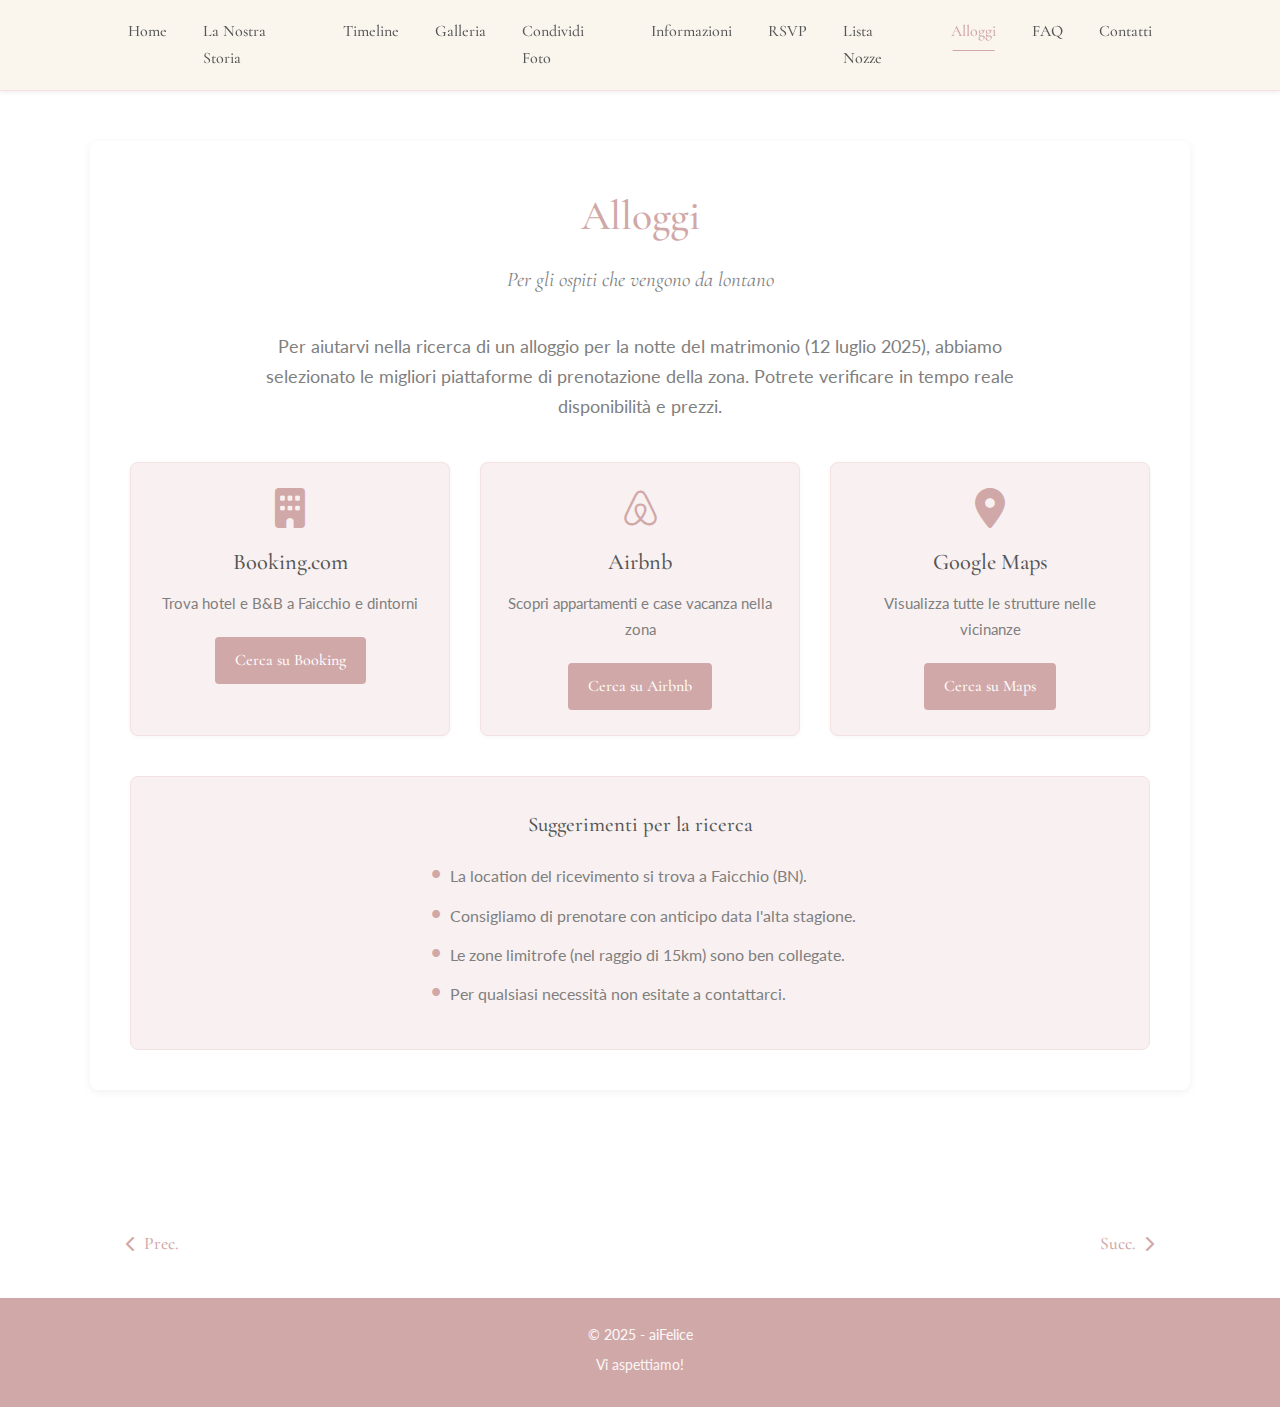
<file: alloggi.html>
<!DOCTYPE html>
<html lang="it">
<head>
    <meta charset="UTF-8">
    <meta name="viewport" content="width=device-width, initial-scale=1.0">
    <title>Alloggi - Felice & Federica</title>
    <!-- Copia tutti i link head da index.html -->
    <link rel="apple-touch-icon" sizes="180x180" href="https://github.com/iFelice/wedding-website/blob/main/images/logosposigrey.png?raw=true">
    <link rel="icon" type="image/png" sizes="32x32" href="https://github.com/iFelice/wedding-website/blob/main/images/logosposigrey.png?raw=true">
    <link rel="icon" type="image/png" sizes="16x16" href="https://github.com/iFelice/wedding-website/blob/main/images/logosposigrey.png?raw=true">
    <link rel="shortcut icon" href="https://github.com/iFelice/wedding-website/blob/main/images/logosposigrey.png?raw=true">
    <link rel="preconnect" href="https://fonts.googleapis.com">
    <link rel="preconnect" href="https://fonts.gstatic.com" crossorigin>
    <link href="https://fonts.googleapis.com/css2?family=Cormorant+Garamond:ital,wght@0,300;0,400;0,500;0,600;0,700;1,400&family=Lato:wght@300;400;700&display=swap" rel="stylesheet">
    <link rel="stylesheet" href="style.css">
    <link rel="stylesheet" href="https://cdnjs.cloudflare.com/ajax/libs/font-awesome/6.0.0-beta3/css/all.min.css">
</head>
<body class="page-interna page-alloggi">
    <header id="header">
        <div class="container header-container">
            <div class="menu-toggle" aria-label="Apri menu" aria-expanded="false"> <i class="fas fa-bars"></i> </div>
             <nav>
                 <ul>
                     <li><a href="index.html">Home</a></li>
                     <li><a href="storia.html">La Nostra Storia</a></li>
                     <li><a href="timeline.html">Timeline</a></li>
                     <li><a href="galleria.html">Galleria</a></li>
                     <li><a href="condividi.html">Condividi Foto</a></li>
                     <li><a href="informazioni.html">Informazioni</a></li>
                     <li><a href="rsvp.html">RSVP</a></li>
                     <li><a href="lista-nozze.html">Lista Nozze</a></li>
                     <li><a href="alloggi.html" class="active">Alloggi</a></li>
                     <li><a href="faq.html">FAQ</a></li>
                     <li><a href="contatti.html">Contatti</a></li>
                 </ul>
            </nav>
        </div>
    </header>
    <main class="content-section"> <!-- Rimosso ID alloggi se non serve più per CSS specifico -->
        <div class="container page-container">
             <h1 class="page-title">Alloggi</h1>
            <p class="page-subtitle">Per gli ospiti che vengono da lontano</p>

            <!-- Contenuto della sezione #alloggi dall'HTML originale -->
            <div class="accommodation-intro"> <p>Per aiutarvi nella ricerca di un alloggio per la notte del matrimonio (12 luglio 2025), abbiamo selezionato le migliori piattaforme di prenotazione della zona. Potrete verificare in tempo reale disponibilità e prezzi.</p> </div>
            <div class="booking-options">
                <div class="booking-card card-style"> <!-- Aggiunta card-style -->
                    <i class="fas fa-building"></i> <h4>Booking.com</h4> <p>Trova hotel e B&B a Faicchio e dintorni</p>
                    <a href="https://www.booking.com/searchresults.it.html?ss=Faicchio&checkin=2025-07-12&checkout=2025-07-13&group_adults=2&no_rooms=1" class="btn" target="_blank" rel="noopener noreferrer">Cerca su Booking</a>
                </div>
                <div class="booking-card card-style"> <!-- Aggiunta card-style -->
                    <i class="fab fa-airbnb"></i> <h4>Airbnb</h4> <p>Scopri appartamenti e case vacanza nella zona</p>
                    <a href="https://www.airbnb.it/s/Faicchio/homes?checkin=2025-07-12&checkout=2025-07-13&adults=2" class="btn" target="_blank" rel="noopener noreferrer">Cerca su Airbnb</a>
                </div>
                <div class="booking-card card-style"> <!-- Aggiunta card-style -->
                    <i class="fas fa-map-marker-alt"></i> <h4>Google Maps</h4> <p>Visualizza tutte le strutture nelle vicinanze</p>
                    <a href="https://www.google.com/maps/search/hotel+near+Faicchio+Benevento" class="btn" target="_blank" rel="noopener noreferrer">Cerca su Maps</a>
                </div>
            </div>
            <div class="accommodation-tips">
                <h4>Suggerimenti per la ricerca</h4>
                <ul>
                    <li>La location del ricevimento si trova a Faicchio (BN).</li>
                    <li>Consigliamo di prenotare con anticipo data l'alta stagione.</li>
                    <li>Le zone limitrofe (nel raggio di 15km) sono ben collegate.</li>
                    <li>Per qualsiasi necessità non esitate a contattarci.</li>
                </ul>
            </div>
             <!-- Rimosso il ring divider, non serve più come separatore di sezione -->
            <!-- Fine contenuto #alloggi -->
             <a href="#" class="back-to-top" id="backToTop" aria-hidden="true"><i class="fas fa-arrow-up"></i></a>
        </div>
    </main>
	<nav class="page-navigation" aria-label="Navigazione pagine">
	    <div class="container nav-arrow-container">
	        <a href="lista-nozze.html" class="nav-arrow prev" aria-label="Pagina precedente"> <!-- Corretto: Solo nome file -->
	            <i class="fas fa-chevron-left"></i>
	            <span>Prec.</span>
	        </a>
	        <a href="faq.html" class="nav-arrow next" aria-label="Pagina successiva"> <!-- Corretto: Solo nome file -->
	            <span>Succ.</span>
	            <i class="fas fa-chevron-right"></i>
	        </a>
	    </div>
	</nav>
     <footer>
        <div class="container"> <p>© 2025 - aiFelice</p> <p>Vi aspettiamo!</p> </div>
    </footer>
    <script src="script.js"></script>
</body>
</html>
</file>
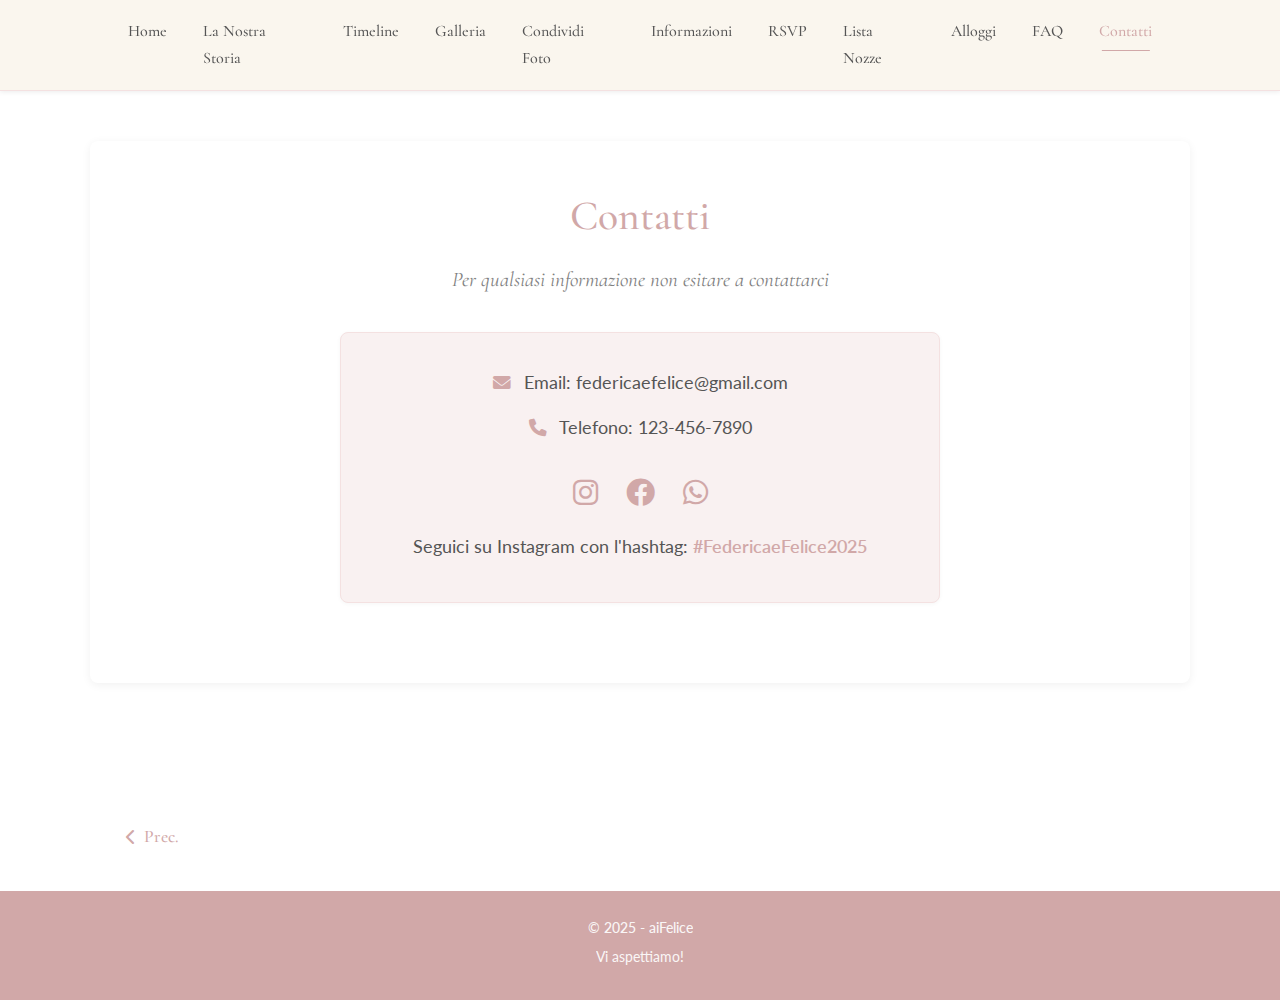
<file: contatti.html>
<!DOCTYPE html>
<html lang="it">
<head>
    <meta charset="UTF-8">
    <meta name="viewport" content="width=device-width, initial-scale=1.0">
    <title>Contatti - Felice & Federica</title>
    <!-- Copia tutti i link head da index.html -->
    <link rel="apple-touch-icon" sizes="180x180" href="https://github.com/iFelice/wedding-website/blob/main/images/logosposigrey.png?raw=true">
    <link rel="icon" type="image/png" sizes="32x32" href="https://github.com/iFelice/wedding-website/blob/main/images/logosposigrey.png?raw=true">
    <link rel="icon" type="image/png" sizes="16x16" href="https://github.com/iFelice/wedding-website/blob/main/images/logosposigrey.png?raw=true">
    <link rel="shortcut icon" href="https://github.com/iFelice/wedding-website/blob/main/images/logosposigrey.png?raw=true">
    <link rel="preconnect" href="https://fonts.googleapis.com">
    <link rel="preconnect" href="https://fonts.gstatic.com" crossorigin>
    <link href="https://fonts.googleapis.com/css2?family=Cormorant+Garamond:ital,wght@0,300;0,400;0,500;0,600;0,700;1,400&family=Lato:wght@300;400;700&display=swap" rel="stylesheet">
    <link rel="stylesheet" href="style.css">
    <link rel="stylesheet" href="https://cdnjs.cloudflare.com/ajax/libs/font-awesome/6.0.0-beta3/css/all.min.css">
</head>
<body class="page-interna page-contatti">
     <header id="header">
        <div class="container header-container">
            <div class="menu-toggle" aria-label="Apri menu" aria-expanded="false"> <i class="fas fa-bars"></i> </div>
             <nav>
                 <ul>
                     <li><a href="index.html">Home</a></li>
                     <li><a href="storia.html">La Nostra Storia</a></li>
                     <li><a href="timeline.html">Timeline</a></li>
                     <li><a href="galleria.html">Galleria</a></li>
                     <li><a href="condividi.html">Condividi Foto</a></li>
                     <li><a href="informazioni.html">Informazioni</a></li>
                     <li><a href="rsvp.html">RSVP</a></li>
                     <li><a href="lista-nozze.html">Lista Nozze</a></li>
                     <li><a href="alloggi.html">Alloggi</a></li>
                     <li><a href="faq.html">FAQ</a></li>
                     <li><a href="contatti.html" class="active">Contatti</a></li>
                 </ul>
            </nav>
        </div>
    </header>
     <main class="content-section" id="contatti"> <!-- Aggiunto ID per CSS -->
        <div class="container page-container">
             <h1 class="page-title">Contatti</h1>
            <p class="page-subtitle">Per qualsiasi informazione non esitare a contattarci</p>

            <!-- Contenuto della sezione #contatti dall'HTML originale -->
             <!-- Rimosso ring divider -->
            <div class="contact-card card-style"> <!-- Aggiunta classe card-style -->
                <p><i class="fas fa-envelope" style="margin-right: 8px; color: var(--dusty-rose);"></i> Email: federicaefelice@gmail.com</p> <!-- Icona opzionale -->
                <p><i class="fas fa-phone" style="margin-right: 8px; color: var(--dusty-rose);"></i> Telefono: 123-456-7890</p> <!-- CAMBIA NUMERO -->
                <div class="social-icons">
                     <a href="#" aria-label="Instagram"><i class="fab fa-instagram"></i></a>
                     <a href="#" aria-label="Facebook"><i class="fab fa-facebook"></i></a>
                     <a href="#" aria-label="Whatsapp"><i class="fab fa-whatsapp"></i></a>
                </div>
                <p>Seguici su Instagram con l'hashtag: <strong>#FedericaeFelice2025</strong></p>
            </div>
             <!-- Fine contenuto #contatti -->
             <a href="#" class="back-to-top" id="backToTop" aria-hidden="true"><i class="fas fa-arrow-up"></i></a>
        </div>
    </main>
	<nav class="page-navigation" aria-label="Navigazione pagine">
	    <div class="container nav-arrow-container">
	        <a href="faq.html" class="nav-arrow prev" aria-label="Pagina precedente"> <!-- Corretto: Usa # per la freccia non attiva -->
	            <i class="fas fa-chevron-left"></i>
	            <span>Prec.</span>
	        </a>
	        <a href="#" class="nav-arrow next" aria-label="Pagina successiva"> <!-- Corretto: Solo nome file -->
	            <span>Succ.</span>
	            <i class="fas fa-chevron-right"></i>
	        </a>
	    </div>
	</nav>
     <footer>
        <div class="container"> <p>© 2025 - aiFelice</p> <p>Vi aspettiamo!</p> </div>
    </footer>
    <script src="script.js"></script>
</body>
</html>
</file>
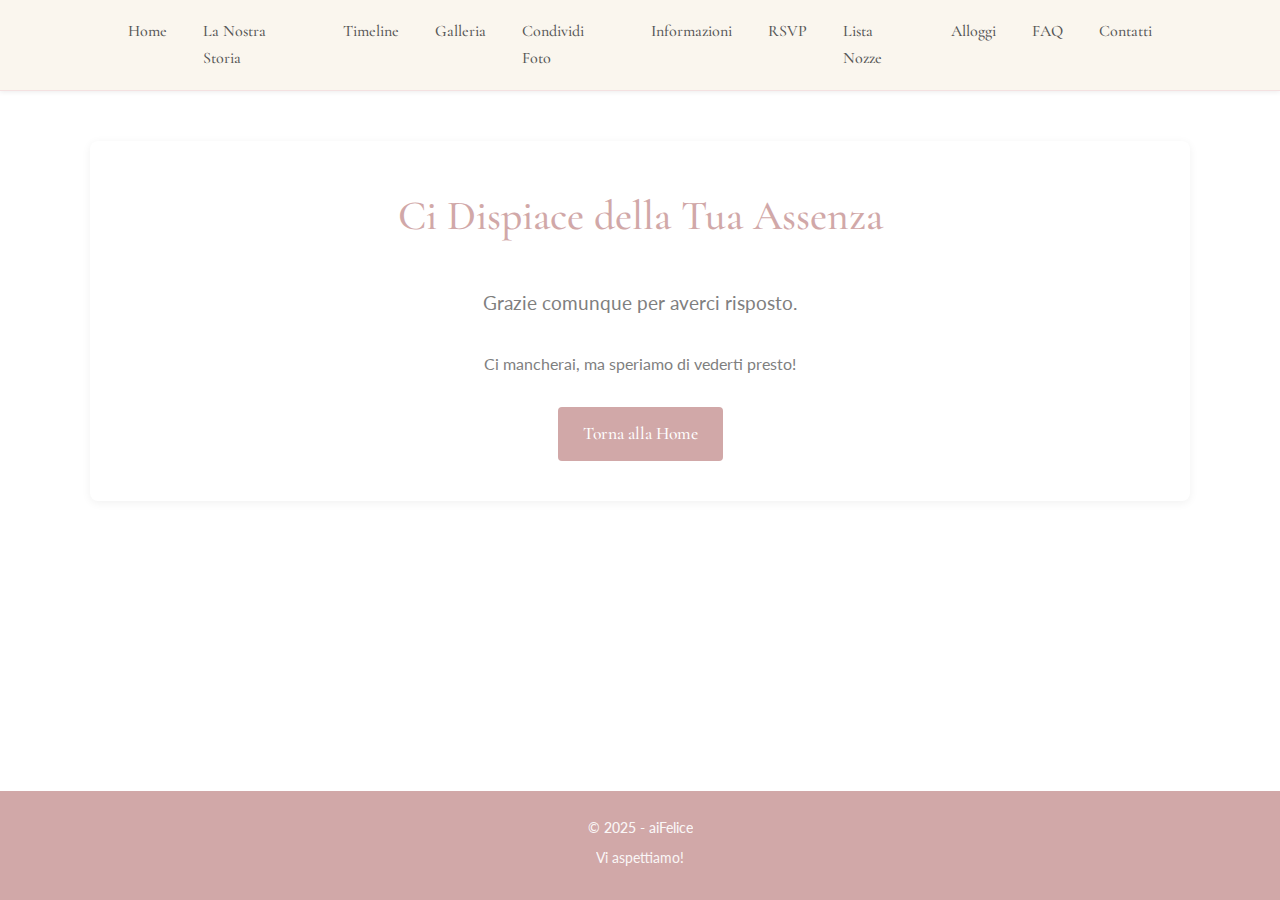
<file: dispiaciuti.html>
<!DOCTYPE html>
<html lang="it">
<head>
    <meta charset="UTF-8">
    <meta name="viewport" content="width=device-width, initial-scale=1.0">
    <title>Ci Dispiace! - Felice & Federica</title>
    <!-- Copia tutti i link head da index.html -->
    <link rel="apple-touch-icon" sizes="180x180" href="https://github.com/iFelice/wedding-website/blob/main/images/logosposigrey.png?raw=true">
    <link rel="icon" type="image/png" sizes="32x32" href="https://github.com/iFelice/wedding-website/blob/main/images/logosposigrey.png?raw=true">
    <link rel="icon" type="image/png" sizes="16x16" href="https://github.com/iFelice/wedding-website/blob/main/images/logosposigrey.png?raw=true">
    <link rel="shortcut icon" href="https://github.com/iFelice/wedding-website/blob/main/images/logosposigrey.png?raw=true">
    <link rel="preconnect" href="https://fonts.googleapis.com">
    <link rel="preconnect" href="https://fonts.gstatic.com" crossorigin>
    <link href="https://fonts.googleapis.com/css2?family=Cormorant+Garamond:ital,wght@0,300;0,400;0,500;0,600;0,700;1,400&family=Lato:wght@300;400;700&display=swap" rel="stylesheet">
    <link rel="stylesheet" href="style.css">
    <link rel="stylesheet" href="https://cdnjs.cloudflare.com/ajax/libs/font-awesome/6.0.0-beta3/css/all.min.css">
</head>
<body class="page-interna">
     <header id="header">
        <!-- Copia l'header completo da index.html, NON mettere 'active' su RSVP -->
        <div class="container header-container">
             <div class="menu-toggle" aria-label="Apri menu" aria-expanded="false"> <i class="fas fa-bars"></i> </div>
             <nav>
                 <ul>
                     <li><a href="index.html">Home</a></li>
                     <li><a href="storia.html">La Nostra Storia</a></li>
                     <li><a href="timeline.html">Timeline</a></li>
                     <li><a href="galleria.html">Galleria</a></li>
                     <li><a href="condividi.html">Condividi Foto</a></li>
                     <li><a href="informazioni.html">Informazioni</a></li>
                     <li><a href="rsvp.html">RSVP</a></li>
                     <li><a href="lista-nozze.html">Lista Nozze</a></li>
                     <li><a href="alloggi.html">Alloggi</a></li>
                     <li><a href="faq.html">FAQ</a></li>
                     <li><a href="contatti.html">Contatti</a></li>
                 </ul>
             </nav>
        </div>
    </header>
    <main class="content-section">
        <div class="container page-container" style="text-align: center;">
            <h1 class="page-title">Ci Dispiace della Tua Assenza</h1>
            <p style="font-size: 1.2rem; margin-bottom: 30px;">Grazie comunque per averci risposto.</p>
            <p>Ci mancherai, ma speriamo di vederti presto!</p>
            <a href="index.html" class="btn" style="margin-top: 30px;">Torna alla Home</a>
             <!-- Aggiungi qui l'overlay di caricamento se necessario -->
             <div id="loading-overlay" style="display: none;"> <div class="spinner"></div> <p>Attendere...</p> </div>
             <!-- Aggiungi qui il modal della galleria se necessario -->
             <div id="galleryModal" class="modal"> <span class="modal-close">×</span> <span class="modal-nav modal-prev"><i class="fas fa-chevron-left"></i></span> <img class="modal-content" id="modalImg"> <span class="modal-nav modal-next"><i class="fas fa-chevron-right"></i></span> </div>
             <!-- Aggiungi qui il bottone back-to-top se lo usi -->
             <a href="#" class="back-to-top" id="backToTop" aria-hidden="true"><i class="fas fa-arrow-up"></i></a>
        </div>
    </main>
     <footer>
        <!-- Copia il footer da index.html -->
        <div class="container"> <p>© 2025 - aiFelice</p> <p>Vi aspettiamo!</p> </div>
    </footer>
    <script src="script.js"></script>
</body>
</html>
</file>
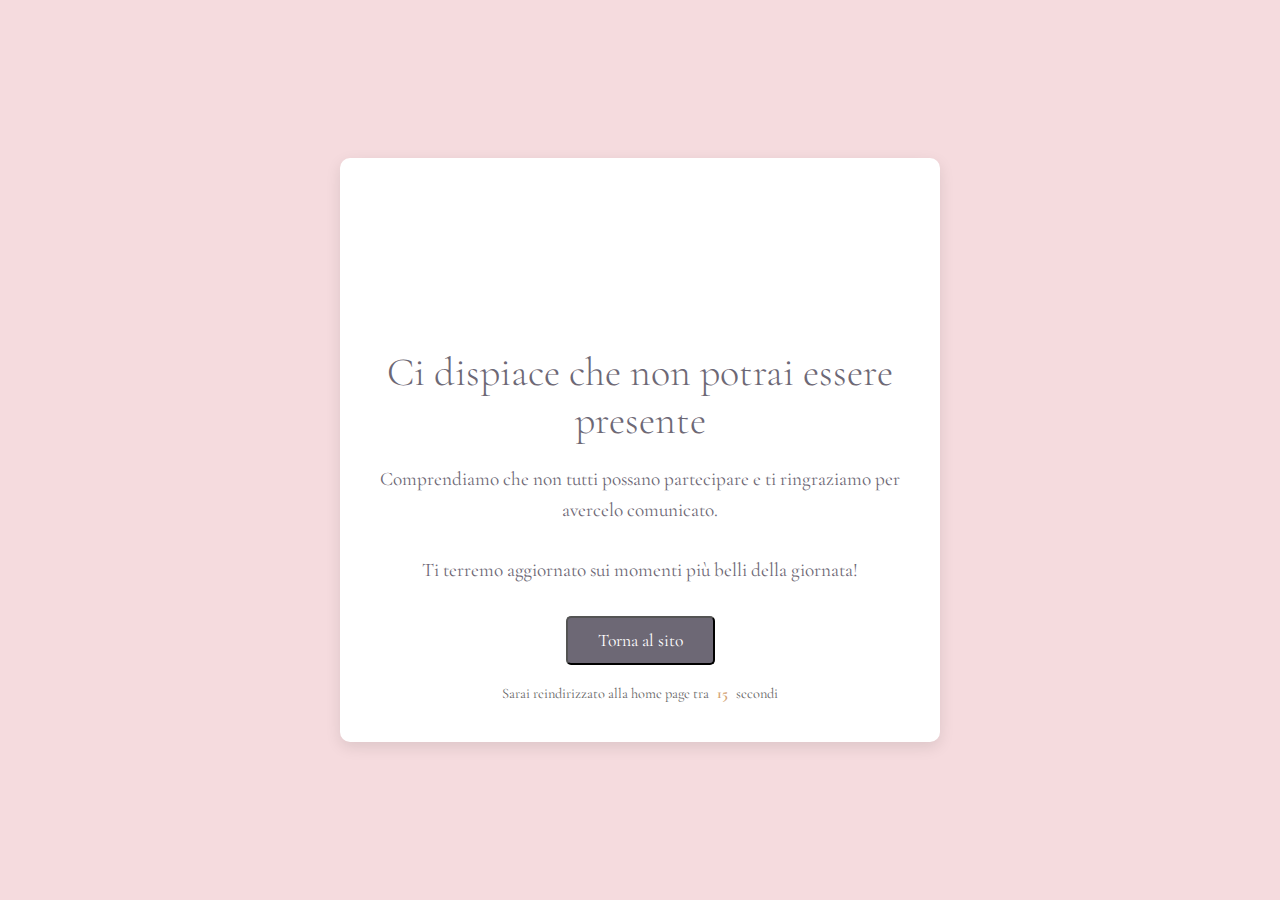
<file: dispiaciutiX.html>
<!DOCTYPE html>
<html lang="it">
<head>
    <meta charset="UTF-8">
    <meta name="viewport" content="width=device-width, initial-scale=1.0">
    <title>Ci dispiace - Felice & Federica</title>
    <link href="https://fonts.googleapis.com/css2?family=Cormorant+Garamond:wght@300;400;500;600&display=swap" rel="stylesheet">
    <style>
        :root {
            --primary-color: #F5DBDE;
            --secondary-color: #d8e2dc;
            --accent-color: #ffb5a7;
            --text-color: #6d6875;
            --light-color: #ffffff;
        }

        * {
            margin: 0;
            padding: 0;
            box-sizing: border-box;
            font-family: 'Cormorant Garamond', serif;
        }

        body {
            min-height: 100vh;
            display: flex;
            justify-content: center;
            align-items: center;
            background-color: var(--primary-color);
            padding: 20px;
        }

        .thank-you-container {
            text-align: center;
            background-color: var(--light-color);
            padding: 40px;
            border-radius: 10px;
            box-shadow: 0 5px 15px rgba(0, 0, 0, 0.1);
            max-width: 600px;
            width: 90%;
        }

        .logo {
            width: 120px;
            height: 120px;
            background-image: url('https://github.com/iFelice/wedding-website/blob/main/images/logosposigrey.png?raw=true');
            background-size: contain;
            background-repeat: no-repeat;
            background-position: center;
            margin: 0 auto 30px;
        }

        h1 {
            color: var(--text-color);
            font-size: 2.5rem;
            margin-bottom: 20px;
            font-weight: 300;
        }

        p {
            color: var(--text-color);
            font-size: 1.2rem;
            margin-bottom: 30px;
            line-height: 1.6;
        }

        .btn {
            display: inline-block;
            padding: 12px 30px;
            background-color: var(--text-color);
            color: var(--light-color);
            text-decoration: none;
            border-radius: 5px;
            font-size: 1.1rem;
            transition: background-color 0.3s;
        }

        .btn:hover {
            background-color: #565360;
        }

        @media (max-width: 768px) {
            .thank-you-container {
                padding: 30px 20px;
            }

            h1 {
                font-size: 2rem;
            }

            p {
                font-size: 1.1rem;
            }
        }

        .redirect-message {
            text-align: center;
            margin-top: 20px;
            font-family: 'Cormorant Garamond', serif;
            color: #666;
            font-size: 0.9em;
        }
        
        #timer {
            font-weight: bold;
            color: #d4a373;
            margin: 0 5px;
        }
    </style>
    <script>
        document.addEventListener('DOMContentLoaded', function() {
            let timeLeft = 15;
            const timerElement = document.getElementById('timer');
            
            const countdown = setInterval(function() {
                timeLeft--;
                if (timerElement) {
                    timerElement.textContent = timeLeft;
                }
                if (timeLeft <= 0) {
                    clearInterval(countdown);
                }
            }, 1000);

            setTimeout(function() {
                window.location.href = 'index.html';
            }, 15000);
        });
    </script>
</head>
<body>
    <div class="thank-you-container">
        <div class="logo"></div>
        <h1>Ci dispiace che non potrai essere presente</h1>
        <p>Comprendiamo che non tutti possano partecipare e ti ringraziamo per avercelo comunicato.</p>
        <p>Ti terremo aggiornato sui momenti più belli della giornata!</p>
        <button onclick="window.location.href='index.html'" class="btn">Torna al sito</button>
        <div class="redirect-message">
            Sarai reindirizzato alla home page tra <span id="timer">15</span> secondi
        </div>
    </div>
</body>
</html>
</file>
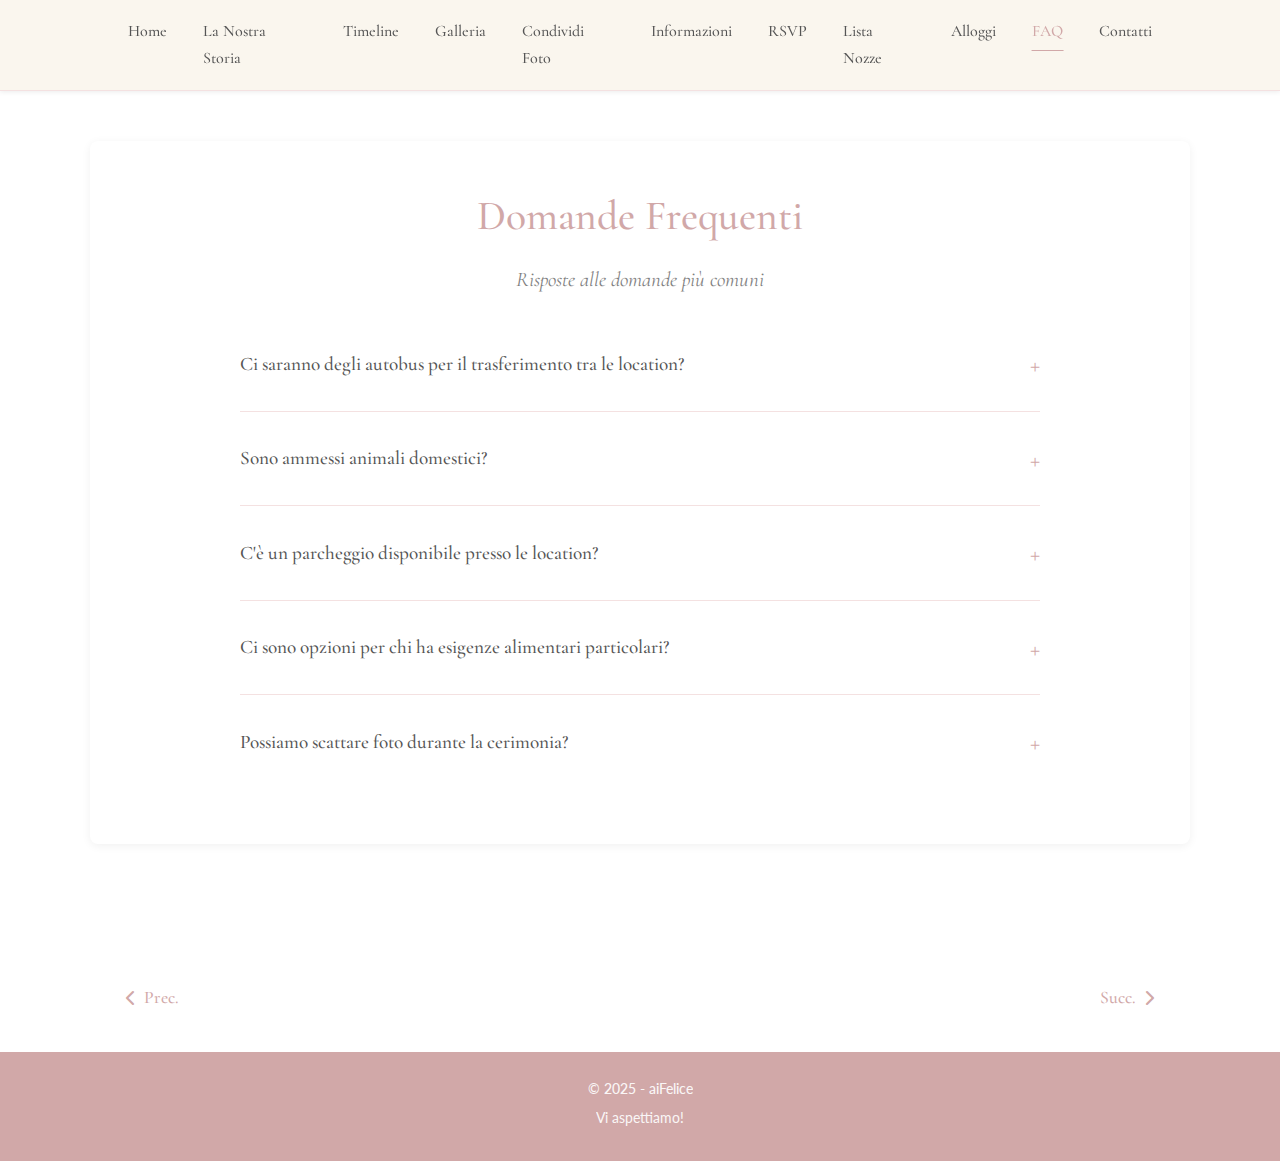
<file: faq.html>
<!DOCTYPE html>
<html lang="it">
<head>
    <meta charset="UTF-8">
    <meta name="viewport" content="width=device-width, initial-scale=1.0">
    <title>FAQ - Felice & Federica</title>
    <!-- Copia tutti i link head da index.html -->
    <link rel="apple-touch-icon" sizes="180x180" href="https://github.com/iFelice/wedding-website/blob/main/images/logosposigrey.png?raw=true">
    <link rel="icon" type="image/png" sizes="32x32" href="https://github.com/iFelice/wedding-website/blob/main/images/logosposigrey.png?raw=true">
    <link rel="icon" type="image/png" sizes="16x16" href="https://github.com/iFelice/wedding-website/blob/main/images/logosposigrey.png?raw=true">
    <link rel="shortcut icon" href="https://github.com/iFelice/wedding-website/blob/main/images/logosposigrey.png?raw=true">
    <link rel="preconnect" href="https://fonts.googleapis.com">
    <link rel="preconnect" href="https://fonts.gstatic.com" crossorigin>
    <link href="https://fonts.googleapis.com/css2?family=Cormorant+Garamond:ital,wght@0,300;0,400;0,500;0,600;0,700;1,400&family=Lato:wght@300;400;700&display=swap" rel="stylesheet">
    <link rel="stylesheet" href="style.css">
    <link rel="stylesheet" href="https://cdnjs.cloudflare.com/ajax/libs/font-awesome/6.0.0-beta3/css/all.min.css">
</head>
<body class="page-interna page-faq">
     <header id="header">
        <div class="container header-container">
            <div class="menu-toggle" aria-label="Apri menu" aria-expanded="false"> <i class="fas fa-bars"></i> </div>
             <nav>
                 <ul>
                     <li><a href="index.html">Home</a></li>
                     <li><a href="storia.html">La Nostra Storia</a></li>
                     <li><a href="timeline.html">Timeline</a></li>
                     <li><a href="galleria.html">Galleria</a></li>
                     <li><a href="condividi.html">Condividi Foto</a></li>
                     <li><a href="informazioni.html">Informazioni</a></li>
                     <li><a href="rsvp.html">RSVP</a></li>
                     <li><a href="lista-nozze.html">Lista Nozze</a></li>
                     <li><a href="alloggi.html">Alloggi</a></li>
                     <li><a href="faq.html" class="active">FAQ</a></li>
                     <li><a href="contatti.html">Contatti</a></li>
                 </ul>
            </nav>
        </div>
    </header>
     <main class="content-section"> <!-- Rimosso ID faq -->
        <div class="container page-container">
            <h1 class="page-title">Domande Frequenti</h1>
            <p class="page-subtitle">Risposte alle domande più comuni</p>

            <!-- Contenuto della sezione #faq dall'HTML originale -->
            <div class="faq-container">
                <div class="faq-item">
                    <div class="faq-question">Ci saranno degli autobus per il trasferimento tra le location?</div>
                    <div class="faq-answer">Sì, abbiamo organizzato un servizio navetta che partirà dal Duomo di Nola subito dopo la cerimonia per raggiungere il Castello di Faicchio.</div>
                </div>
                <div class="faq-item">
                    <div class="faq-question">Sono ammessi animali domestici?</div>
                    <div class="faq-answer">Amiamo molto gli animali, ma data la natura dell'evento e le location specifiche, purtroppo non sarà possibile portare con sé i propri amici a quattro zampe. Vi ringraziamo per la comprensione.</div>
                </div>
                <div class="faq-item">
                    <div class="faq-question">C'è un parcheggio disponibile presso le location?</div>
                    <div class="faq-answer">Sì, entrambe le location dispongono di ampi parcheggi gratuiti per gli ospiti.</div>
                </div>
                <div class="faq-item">
                    <div class="faq-question">Ci sono opzioni per chi ha esigenze alimentari particolari?</div>
                    <div class="faq-answer">Assolutamente sì. Vi preghiamo di indicare eventuali allergie o intolleranze nel modulo RSVP, e saremo felici di adattare il menu alle vostre esigenze.</div>
                </div>
                <div class="faq-item">
                    <div class="faq-question">Possiamo scattare foto durante la cerimonia?</div>
                    <div class="faq-answer">Preferiremmo che durante la cerimonia religiosa le foto siano lasciate ai fotografi professionisti. Durante il ricevimento, invece, sentitevi liberi di immortalare tutti i momenti speciali! Vi invitiamo a usare l'hashtag #FedericaeFelice2025 quando condividete le foto sui social.</div>
                </div>
            </div>
             <!-- Fine contenuto #faq -->
             <!-- Rimosso ring divider -->
              <a href="#" class="back-to-top" id="backToTop" aria-hidden="true"><i class="fas fa-arrow-up"></i></a>
        </div>
    </main>
	<nav class="page-navigation" aria-label="Navigazione pagine">
	    <div class="container nav-arrow-container">
	        <a href="alloggi.html" class="nav-arrow prev" aria-label="Pagina precedente"> <!-- Corretto: Solo nome file -->
	            <i class="fas fa-chevron-left"></i>
	            <span>Prec.</span>
	        </a>
	        <a href="contatti.html" class="nav-arrow next" aria-label="Pagina successiva"> <!-- Corretto: Solo nome file -->
	            <span>Succ.</span>
	            <i class="fas fa-chevron-right"></i>
	        </a>
	    </div>
	</nav>
    <footer>
        <div class="container"> <p>© 2025 - aiFelice</p> <p>Vi aspettiamo!</p> </div>
    </footer>
    <script src="script.js"></script>
</body>
</html>
</file>
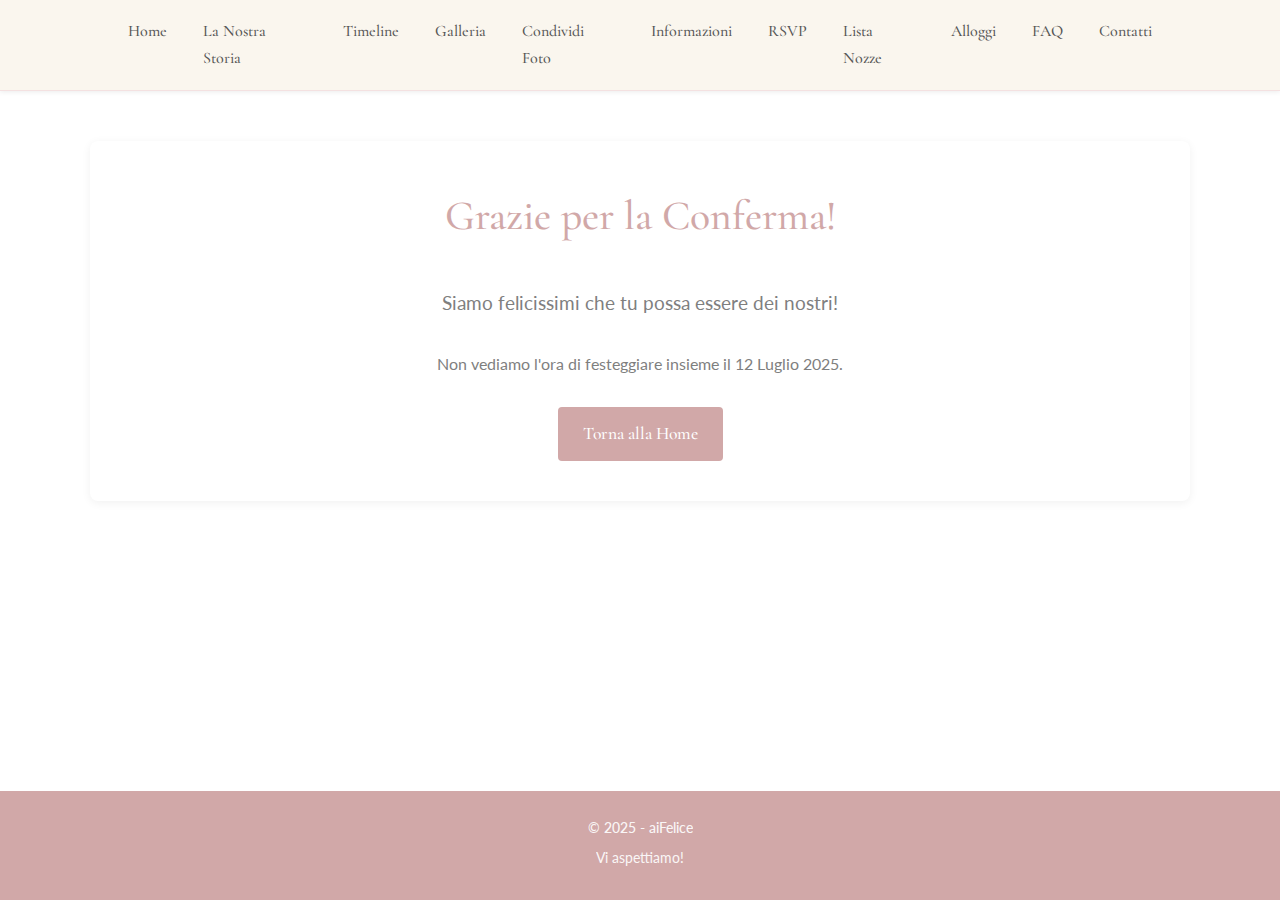
<file: grazie.html>
<!DOCTYPE html>
<html lang="it">
<head>
    <meta charset="UTF-8">
    <meta name="viewport" content="width=device-width, initial-scale=1.0">
    <title>Grazie! - Felice & Federica</title>
    <!-- Copia tutti i link head da index.html -->
    <link rel="apple-touch-icon" sizes="180x180" href="https://github.com/iFelice/wedding-website/blob/main/images/logosposigrey.png?raw=true">
    <link rel="icon" type="image/png" sizes="32x32" href="https://github.com/iFelice/wedding-website/blob/main/images/logosposigrey.png?raw=true">
    <link rel="icon" type="image/png" sizes="16x16" href="https://github.com/iFelice/wedding-website/blob/main/images/logosposigrey.png?raw=true">
    <link rel="shortcut icon" href="https://github.com/iFelice/wedding-website/blob/main/images/logosposigrey.png?raw=true">
    <link rel="preconnect" href="https://fonts.googleapis.com">
    <link rel="preconnect" href="https://fonts.gstatic.com" crossorigin>
    <link href="https://fonts.googleapis.com/css2?family=Cormorant+Garamond:ital,wght@0,300;0,400;0,500;0,600;0,700;1,400&family=Lato:wght@300;400;700&display=swap" rel="stylesheet">
    <link rel="stylesheet" href="style.css">
    <link rel="stylesheet" href="https://cdnjs.cloudflare.com/ajax/libs/font-awesome/6.0.0-beta3/css/all.min.css">
</head>
<body class="page-interna">
    <header id="header">
        <!-- Copia l'header completo da index.html, NON mettere 'active' su RSVP -->
        <div class="container header-container">
             <div class="menu-toggle" aria-label="Apri menu" aria-expanded="false"> <i class="fas fa-bars"></i> </div>
             <nav>
                 <ul>
                     <li><a href="index.html">Home</a></li>
                     <li><a href="storia.html">La Nostra Storia</a></li>
                     <li><a href="timeline.html">Timeline</a></li>
                     <li><a href="galleria.html">Galleria</a></li>
                     <li><a href="condividi.html">Condividi Foto</a></li>
                     <li><a href="informazioni.html">Informazioni</a></li>
                     <li><a href="rsvp.html">RSVP</a></li>
                     <li><a href="lista-nozze.html">Lista Nozze</a></li>
                     <li><a href="alloggi.html">Alloggi</a></li>
                     <li><a href="faq.html">FAQ</a></li>
                     <li><a href="contatti.html">Contatti</a></li>
                 </ul>
             </nav>
        </div>
    </header>
    <main class="content-section">
        <div class="container page-container" style="text-align: center;">
            <h1 class="page-title">Grazie per la Conferma!</h1>
            <p style="font-size: 1.2rem; margin-bottom: 30px;">Siamo felicissimi che tu possa essere dei nostri!</p>
            <p>Non vediamo l'ora di festeggiare insieme il 12 Luglio 2025.</p>
            <a href="index.html" class="btn" style="margin-top: 30px;">Torna alla Home</a>
            <!-- Aggiungi qui l'overlay di caricamento se necessario per altre operazioni -->
            <div id="loading-overlay" style="display: none;"> <div class="spinner"></div> <p>Attendere...</p> </div>
             <!-- Aggiungi qui il modal della galleria se prevedi di aprirlo da questa pagina -->
             <div id="galleryModal" class="modal"> <span class="modal-close">×</span> <span class="modal-nav modal-prev"><i class="fas fa-chevron-left"></i></span> <img class="modal-content" id="modalImg"> <span class="modal-nav modal-next"><i class="fas fa-chevron-right"></i></span> </div>
             <!-- Aggiungi qui il bottone back-to-top se lo usi -->
             <a href="#" class="back-to-top" id="backToTop" aria-hidden="true"><i class="fas fa-arrow-up"></i></a>
        </div>
    </main>
    <footer>
        <!-- Copia il footer da index.html -->
        <div class="container"> <p>© 2025 - aiFelice</p> <p>Vi aspettiamo!</p> </div>
    </footer>
    <script src="script.js"></script>
</body>
</html>
</file>
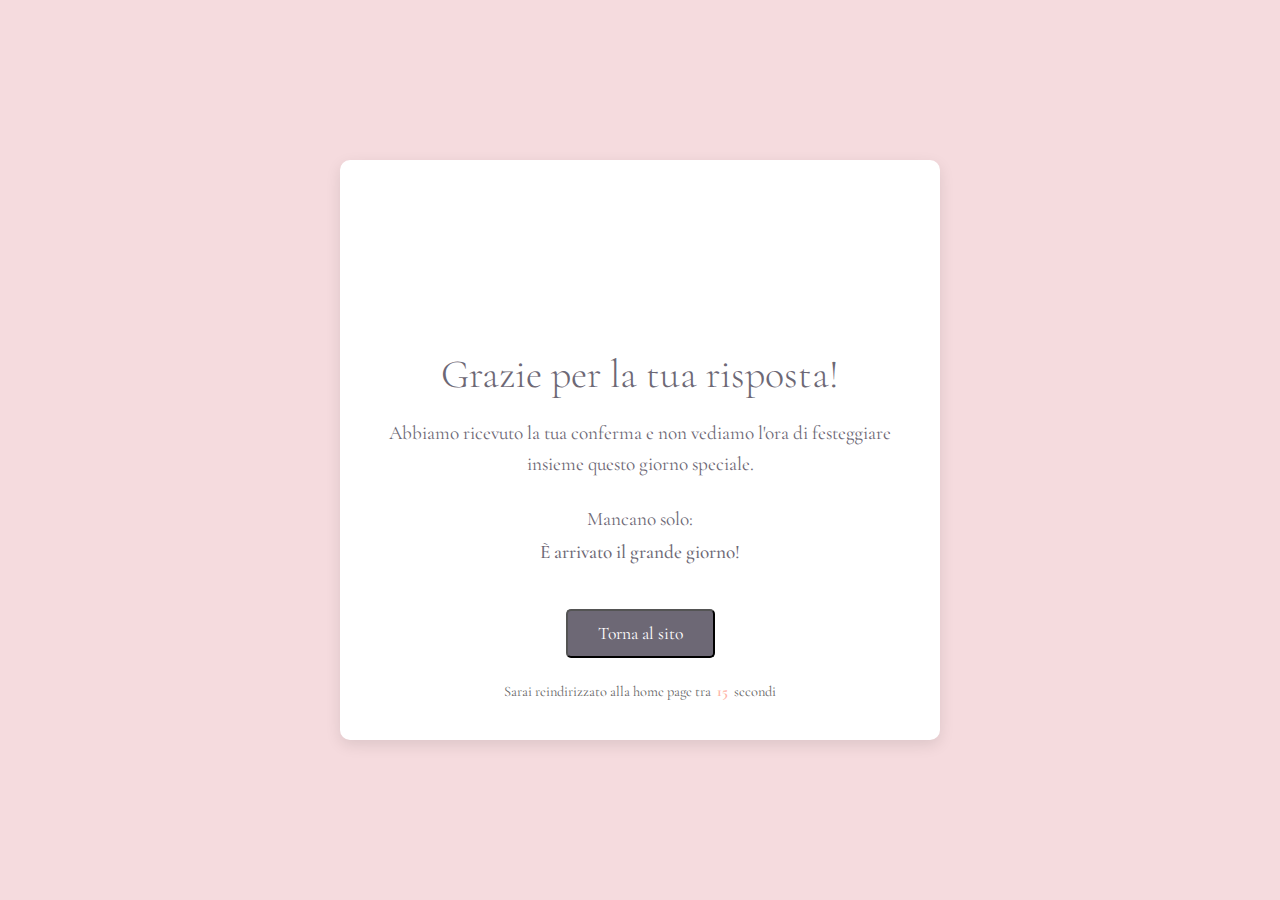
<file: grazieX.html>
<!DOCTYPE html>
<html lang="it">
<head>
    <meta charset="UTF-8">
    <meta name="viewport" content="width=device-width, initial-scale=1.0">
    <title>Grazie - Felice & Federica</title>
    <link href="https://fonts.googleapis.com/css2?family=Cormorant+Garamond:wght@300;400;500;600&display=swap" rel="stylesheet">
    <style>
        :root {
            --primary-color: #F5DBDE;
            --secondary-color: #d8e2dc;
            --accent-color: #ffb5a7;
            --text-color: #6d6875;
            --light-color: #ffffff;
        }

        * {
            margin: 0;
            padding: 0;
            box-sizing: border-box;
            font-family: 'Cormorant Garamond', serif;
        }

        body {
            min-height: 100vh;
            display: flex;
            justify-content: center;
            align-items: center;
            background-color: var(--primary-color);
            padding: 20px;
            /* Aggiunto per posizionare correttamente il messaggio di redirect se fosse esterno */
            /* flex-direction: column; */ 
        }

        .thank-you-container {
            text-align: center;
            background-color: var(--light-color);
            padding: 40px;
            border-radius: 10px;
            box-shadow: 0 5px 15px rgba(0, 0, 0, 0.1);
            max-width: 600px;
            width: 90%;
        }

        .logo {
            width: 120px;
            height: 120px;
            background-image: url('https://github.com/iFelice/wedding-website/blob/main/images/logosposigrey.png?raw=true');
            background-size: contain;
            background-repeat: no-repeat;
            background-position: center;
            margin: 0 auto 30px;
        }

        h1 {
            color: var(--text-color);
            font-size: 2.5rem;
            margin-bottom: 20px;
            font-weight: 300;
        }

        p {
            color: var(--text-color);
            font-size: 1.2rem;
            margin-bottom: 15px; /* Ridotto leggermente per fare spazio */
            line-height: 1.6;
        }

        .btn {
            display: inline-block;
            padding: 12px 30px;
            background-color: var(--text-color);
            color: var(--light-color);
            text-decoration: none;
            border-radius: 5px;
            font-size: 1.1rem;
            transition: background-color 0.3s;
            margin-top: 20px; /* Aggiunto margine sopra */
        }

        .btn:hover {
            background-color: #565360;
        }

        .countdown-display { /* Rinominato per chiarezza */
            margin: 25px 0; /* Aggiustato margine */
            font-size: 1.1rem; /* Leggermente ridotto */
            color: var(--text-color);
        }
        .countdown-display p {
             margin-bottom: 5px; /* Margine sotto "Mancano solo:" */
        }
        #countdown-values { /* ID per i valori del countdown */
            font-weight: 500; /* Leggermente più bold */
            font-size: 1.2rem;
        }


        .redirect-message {
            text-align: center;
            margin-top: 25px; /* Spazio sopra il messaggio di redirect */
            font-family: 'Cormorant Garamond', serif;
            color: #666;
            font-size: 0.9em;
        }

        #timer {
            font-weight: bold;
            /* color: #d4a373; */ /* Rimosso colore specifico se non desiderato */
            color: var(--accent-color); /* Usa colore accent */
            margin: 0 3px; /* Spazio attorno al numero */
        }


        @media (max-width: 768px) {
            .thank-you-container {
                padding: 30px 20px;
            }

            h1 {
                font-size: 2rem;
            }

            p {
                font-size: 1.1rem;
            }
             .countdown-display {
                 font-size: 1rem;
             }
              #countdown-values {
                 font-size: 1.1rem;
              }
        }
    </style>
    <script>
        // Script per il timer di reindirizzamento automatico (15 secondi)
        document.addEventListener('DOMContentLoaded', function() {
            let timeLeft = 15;
            const timerElement = document.getElementById('timer');

            // Verifica che l'elemento timer esista prima di usarlo
            if (timerElement) {
                const countdownInterval = setInterval(function() {
                    timeLeft--;
                    timerElement.textContent = timeLeft; // Aggiorna il numero visualizzato

                    if (timeLeft <= 0) {
                        clearInterval(countdownInterval);
                        // Il reindirizzamento viene gestito dal setTimeout qui sotto
                    }
                }, 1000); // Esegui ogni secondo (1000 ms)
            } else {
                console.warn("Elemento con ID 'timer' non trovato per il countdown.");
            }


            // Imposta il reindirizzamento dopo 15 secondi
            setTimeout(function() {
                window.location.href = 'index.html'; // Reindirizza a index.html
            }, 15000); // 15000 millisecondi = 15 secondi
        });
    </script>
</head>
<body>
    <div class="thank-you-container">
        <div class="logo"></div>
        <h1>Grazie per la tua risposta!</h1>
        <p>Abbiamo ricevuto la tua conferma e non vediamo l'ora di festeggiare insieme questo giorno speciale.</p>

        <!-- Contenitore per il countdown al matrimonio -->
        <div class="countdown-display">
            <p>Mancano solo:</p>
            <div id="countdown-values">Caricamento...</div> <!-- Mostra un placeholder -->
        </div>

        <!-- Bottone per tornare al sito -->
        <button onclick="window.location.href='index.html'" class="btn">Torna al sito</button>

        <!-- Messaggio di reindirizzamento automatico -->
        <!-- Spostato qui dentro! -->
        <div class="redirect-message">
            Sarai reindirizzato alla home page tra <span id="timer">15</span> secondi
        </div>
    </div>

    <!-- Script per il countdown al matrimonio -->
    <script>
        function updateWeddingCountdown() {
            const weddingDate = new Date('July 12, 2025 15:30:00').getTime(); // Orario Cerimonia
            const now = new Date().getTime();
            const distance = weddingDate - now;
            const countdownValuesElement = document.getElementById('countdown-values');

            // Verifica che l'elemento esista
            if (!countdownValuesElement) return;

            if (distance < 0) {
                countdownValuesElement.innerHTML = "È arrivato il grande giorno!";
                clearInterval(weddingCountdownInterval); // Ferma l'intervallo se la data è passata
            } else {
                const days = Math.floor(distance / (1000 * 60 * 60 * 24));
                const hours = Math.floor((distance % (1000 * 60 * 60 * 24)) / (1000 * 60 * 60));
                const minutes = Math.floor((distance % (1000 * 60 * 60)) / (1000 * 60));

                // Formatta l'output
                countdownValuesElement.innerHTML =
                    `${days} giorni, ${hours} ore e ${minutes} minuti`;
            }
        }

        // Chiama la funzione subito e poi aggiorna ogni minuto
        updateWeddingCountdown();
        const weddingCountdownInterval = setInterval(updateWeddingCountdown, 60000); // 60000 ms = 1 minuto
    </script>
</body>
</html>
</file>
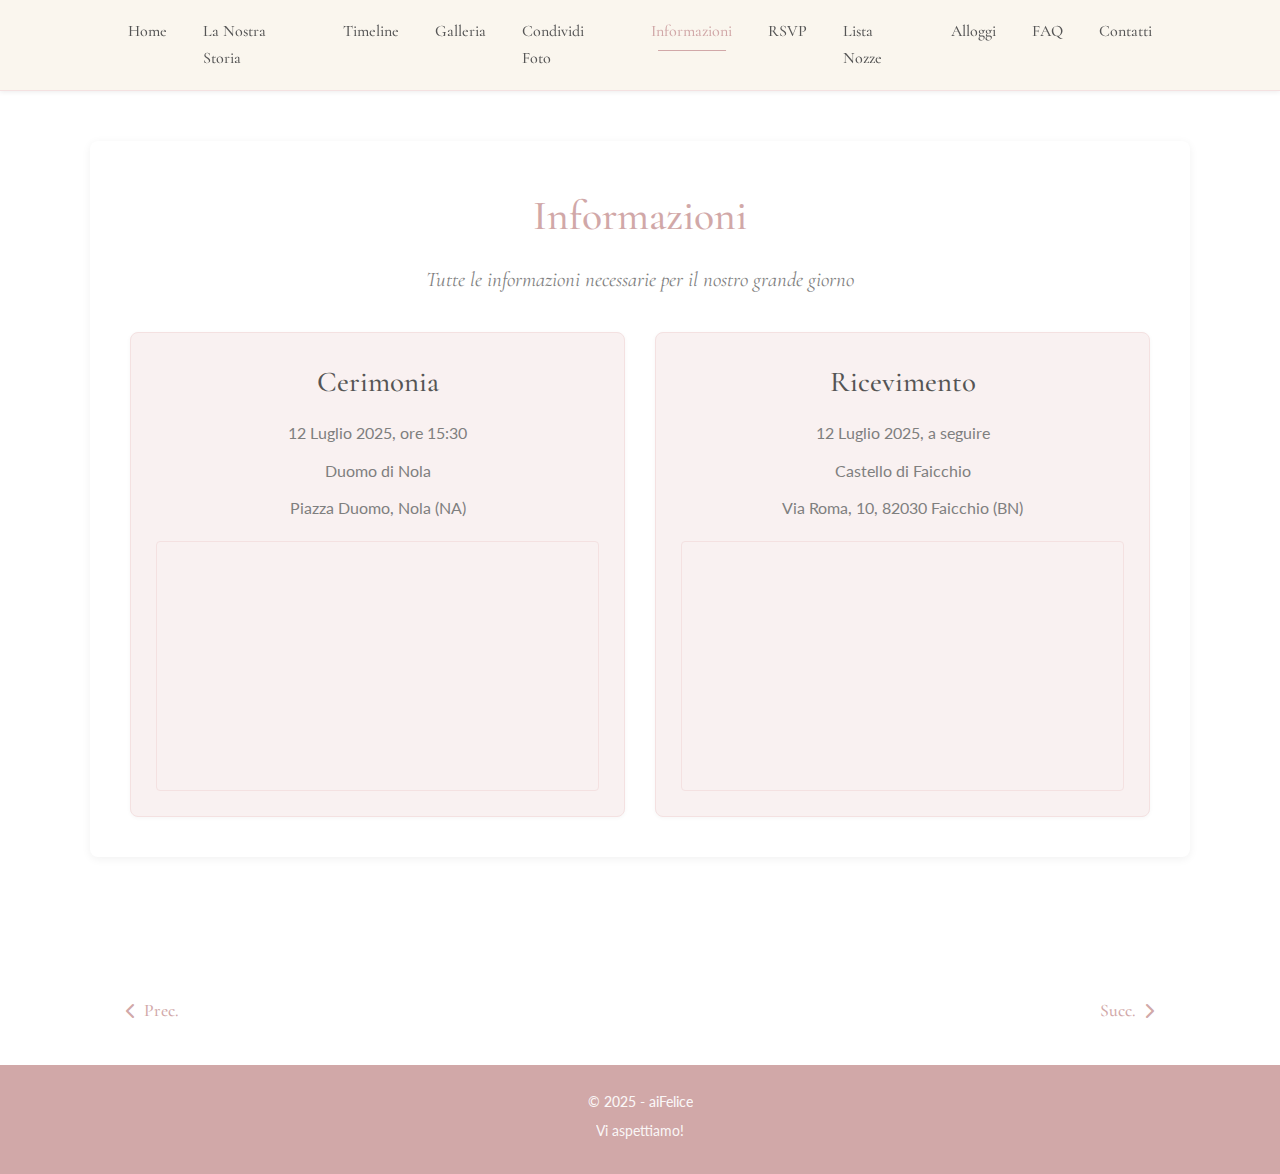
<file: informazioni.html>
<!DOCTYPE html>
<html lang="it">
<head>
    <meta charset="UTF-8">
    <meta name="viewport" content="width=device-width, initial-scale=1.0">
    <title>Informazioni - Felice & Federica</title>
    <!-- Copia tutti i link head da index.html -->
    <link rel="apple-touch-icon" sizes="180x180" href="https://github.com/iFelice/wedding-website/blob/main/images/logosposigrey.png?raw=true">
    <link rel="icon" type="image/png" sizes="32x32" href="https://github.com/iFelice/wedding-website/blob/main/images/logosposigrey.png?raw=true">
    <link rel="icon" type="image/png" sizes="16x16" href="https://github.com/iFelice/wedding-website/blob/main/images/logosposigrey.png?raw=true">
    <link rel="shortcut icon" href="https://github.com/iFelice/wedding-website/blob/main/images/logosposigrey.png?raw=true">
    <link rel="preconnect" href="https://fonts.googleapis.com">
    <link rel="preconnect" href="https://fonts.gstatic.com" crossorigin>
    <link href="https://fonts.googleapis.com/css2?family=Cormorant+Garamond:ital,wght@0,300;0,400;0,500;0,600;0,700;1,400&family=Lato:wght@300;400;700&display=swap" rel="stylesheet">
    <link rel="stylesheet" href="style.css">
    <link rel="stylesheet" href="https://cdnjs.cloudflare.com/ajax/libs/font-awesome/6.0.0-beta3/css/all.min.css">
</head>
<body class="page-interna page-informazioni">
     <header id="header">
        <div class="container header-container">
             <div class="menu-toggle" aria-label="Apri menu" aria-expanded="false"> <i class="fas fa-bars"></i> </div>
             <nav>
                 <ul>
                     <li><a href="index.html">Home</a></li>
                     <li><a href="storia.html">La Nostra Storia</a></li>
                     <li><a href="timeline.html">Timeline</a></li>
                     <li><a href="galleria.html">Galleria</a></li>
                     <li><a href="condividi.html">Condividi Foto</a></li>
                     <li><a href="informazioni.html" class="active">Informazioni</a></li>
                     <li><a href="rsvp.html">RSVP</a></li>
                     <li><a href="lista-nozze.html">Lista Nozze</a></li>
                     <li><a href="alloggi.html">Alloggi</a></li>
                     <li><a href="faq.html">FAQ</a></li>
                     <li><a href="contatti.html">Contatti</a></li>
                 </ul>
             </nav>
        </div>
    </header>
     <main class="content-section">
        <div class="container page-container">
            <h1 class="page-title">Informazioni</h1>
            <p class="page-subtitle">Tutte le informazioni necessarie per il nostro grande giorno</p>

            <!-- Contenuto della sezione #informazioni dall'HTML originale -->
            <div class="info-grid">
                <div class="info-card card-style"> <!-- Aggiunta classe card-style -->
                    <h3>Cerimonia</h3>
                    <p>12 Luglio 2025, ore 15:30</p>
                    <p>Duomo di Nola</p>
                    <p>Piazza Duomo, Nola (NA)</p>
                    <div class="map">
                        <iframe src="https://www.google.com/maps/embed?pb=!1m18!1m12!1m3!1d3017.6254624259683!2d14.52512701108654!3d40.92555057135232!2m3!1f0!2f0!3f0!3m2!1i1024!2i768!4f13.1!3m3!1m2!1s0x133bb29b0fec68c5%3A0x5fa97aa7d28f1ee7!2sDuomo%20di%20Nola!5e0!3m2!1sit!2sit" width="100%" height="100%" style="border:0;" allowfullscreen="" loading="lazy" referrerpolicy="no-referrer-when-downgrade"></iframe>
                    </div>
                </div>
                <div class="info-card card-style"> <!-- Aggiunta classe card-style -->
                    <h3>Ricevimento</h3>
                    <p>12 Luglio 2025, a seguire</p>
                    <p>Castello di Faicchio</p>
                    <p>Via Roma, 10, 82030 Faicchio (BN)</p>
                    <div class="map">
                        <iframe src="https://www.google.com/maps/embed?pb=!1m18!1m12!1m3!1d12082.016493409546!2d14.472874440517166!3d41.28172056820365!2m3!1f0!2f0!3f0!3m2!1i1024!2i768!4f13.1!3m3!1m2!1s0x133a4f51143b7d15%3A0xdd797ed8c93755e9!2sCastello%20di%20Faicchio!5e0!3m2!1sit!2sit!4v1721488830862!5m2!1sit!2sit" width="100%" height="100%" style="border:0;" allowfullscreen="" loading="lazy" referrerpolicy="no-referrer-when-downgrade"></iframe>
                    </div>
                </div>
            </div>
             <!-- Fine contenuto #informazioni -->
              <a href="#" class="back-to-top" id="backToTop" aria-hidden="true"><i class="fas fa-arrow-up"></i></a>
        </div>
    </main>
	<nav class="page-navigation" aria-label="Navigazione pagine">
	    <div class="container nav-arrow-container">
	        <a href="condividi.html" class="nav-arrow prev" aria-label="Pagina precedente"> <!-- Corretto: Solo nome file -->
	            <i class="fas fa-chevron-left"></i>
	            <span>Prec.</span>
	        </a>
	        <a href="rsvp.html" class="nav-arrow next" aria-label="Pagina successiva"> <!-- Corretto: Solo nome file -->
	            <span>Succ.</span>
	            <i class="fas fa-chevron-right"></i>
	        </a>
	    </div>
	</nav>
    <footer>
        <div class="container"> <p>© 2025 - aiFelice</p> <p>Vi aspettiamo!</p> </div>
    </footer>
    <script src="script.js"></script>
</body>
</html>
</file>
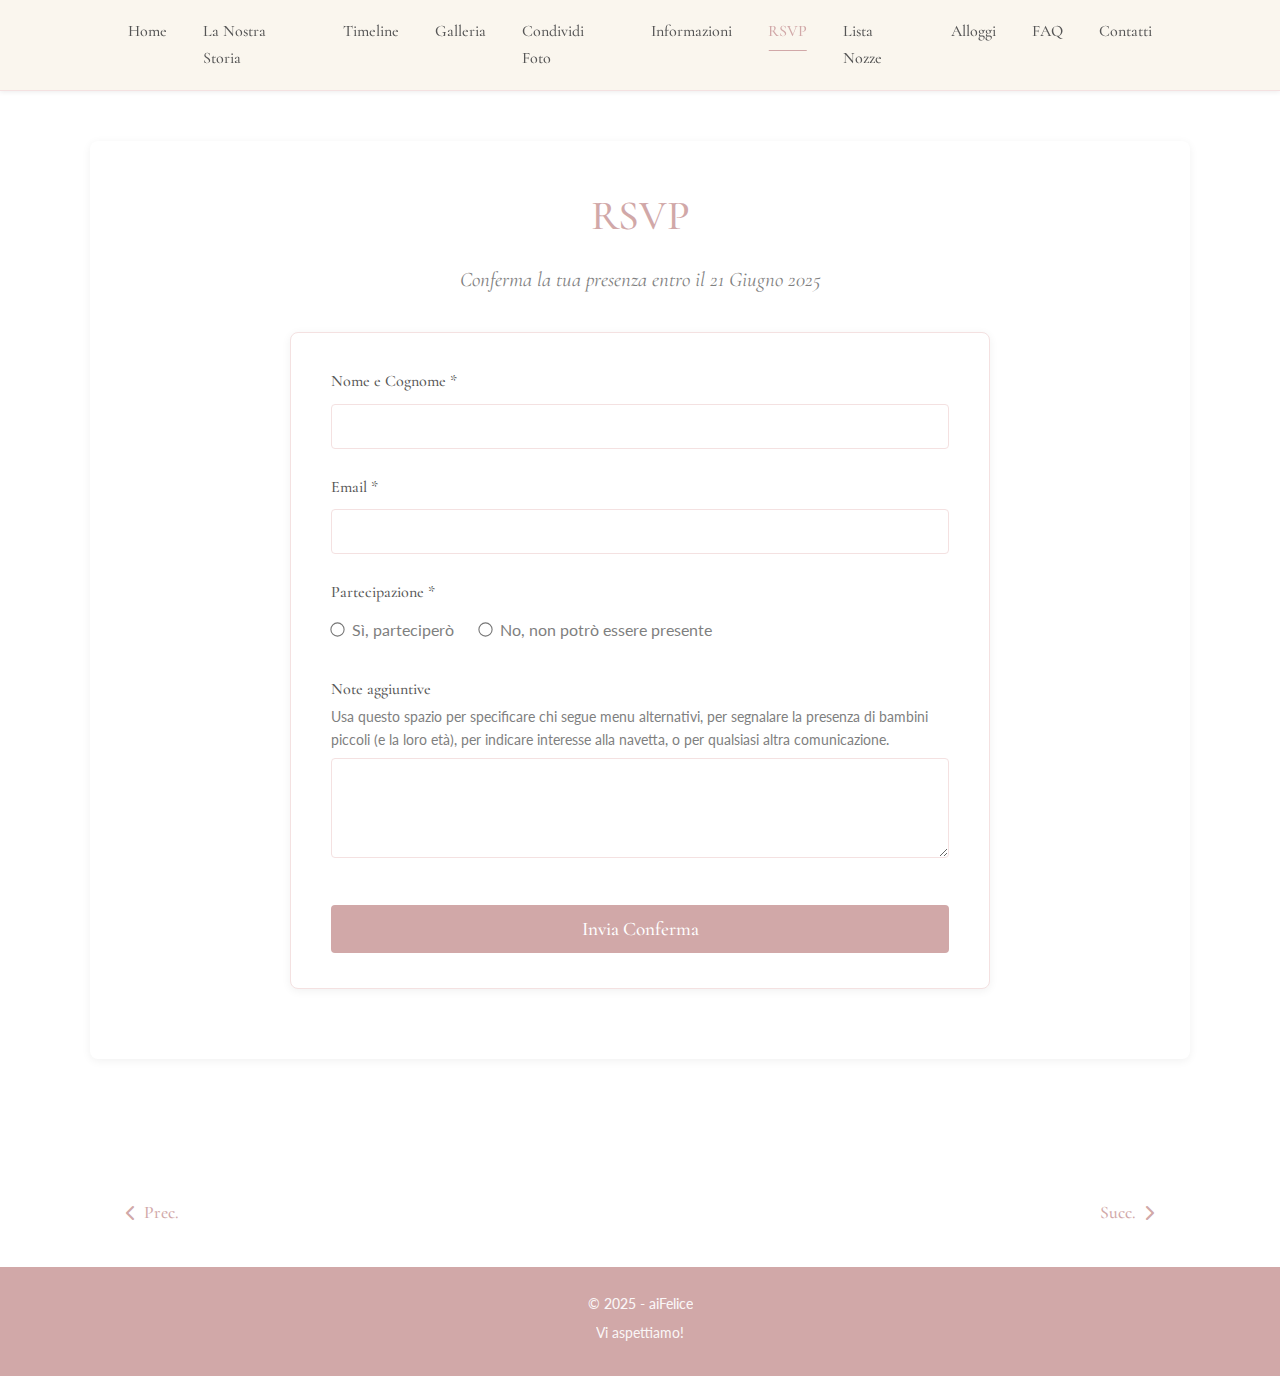
<file: rsvp.html>
<!DOCTYPE html>
<html lang="it">
<head>
    <meta charset="UTF-8">
    <meta name="viewport" content="width=device-width, initial-scale=1.0">
    <title>RSVP - Felice & Federica</title>
    <!-- Copia tutti i link head da index.html -->
    <link rel="apple-touch-icon" sizes="180x180" href="https://github.com/iFelice/wedding-website/blob/main/images/logosposigrey.png?raw=true">
    <link rel="icon" type="image/png" sizes="32x32" href="https://github.com/iFelice/wedding-website/blob/main/images/logosposigrey.png?raw=true">
    <link rel="icon" type="image/png" sizes="16x16" href="https://github.com/iFelice/wedding-website/blob/main/images/logosposigrey.png?raw=true">
    <link rel="shortcut icon" href="https://github.com/iFelice/wedding-website/blob/main/images/logosposigrey.png?raw=true">
    <link rel="preconnect" href="https://fonts.googleapis.com">
    <link rel="preconnect" href="https://fonts.gstatic.com" crossorigin>
    <link href="https://fonts.googleapis.com/css2?family=Cormorant+Garamond:ital,wght@0,300;0,400;0,500;0,600;0,700;1,400&family=Lato:wght@300;400;700&display=swap" rel="stylesheet">
    <link rel="stylesheet" href="style.css">
    <link rel="stylesheet" href="https://cdnjs.cloudflare.com/ajax/libs/font-awesome/6.0.0-beta3/css/all.min.css">
</head>
<body class="page-interna page-rsvp">
    <header id="header">
        <div class="container header-container">
            <div class="menu-toggle" aria-label="Apri menu" aria-expanded="false"> <i class="fas fa-bars"></i> </div>
             <nav>
                 <ul>
                     <li><a href="index.html">Home</a></li>
                     <li><a href="storia.html">La Nostra Storia</a></li>
                     <li><a href="timeline.html">Timeline</a></li>
                     <li><a href="galleria.html">Galleria</a></li>
                     <li><a href="condividi.html">Condividi Foto</a></li>
                     <li><a href="informazioni.html">Informazioni</a></li>
                     <li><a href="rsvp.html" class="active">RSVP</a></li>
                     <li><a href="lista-nozze.html">Lista Nozze</a></li>
                     <li><a href="alloggi.html">Alloggi</a></li>
                     <li><a href="faq.html">FAQ</a></li>
                     <li><a href="contatti.html">Contatti</a></li>
                 </ul>
            </nav>
        </div>
    </header>
    <main class="content-section">
        <div class="container page-container"> <!-- Rimosso stile colore sottotitolo -->
            <h1 class="page-title">RSVP</h1>
            <p class="page-subtitle">Conferma la tua presenza entro il 21 Giugno 2025</p>

            <!-- Contenuto della sezione #rsvp dall'HTML originale -->
            <form id="rsvpForm" class="rsvp-form">
                <!-- Overlay per il caricamento (necessario per JS) -->
                <div id="loading-overlay" style="display: none;" aria-hidden="true">
                    <div class="spinner"></div>
                    <p>Invio in corso...</p>
                </div>

                <div class="form-group"> <label for="nome">Nome e Cognome *</label> <input type="text" id="nome" name="entry.709286806" required> </div>
                <div class="form-group"> <label for="email">Email *</label> <input type="email" id="email" name="entry.1994603631" required> </div>
                <div class="form-group">
                    <label>Partecipazione *</label>
                    <div class="radio-group">
                        <label><input type="radio" id="partecipo" name="entry.682165499" value="Sì, ci sarò" required> Sì, parteciperò</label>
                        <label><input type="radio" id="non-partecipo" name="entry.682165499" value="No, non potrò essere presente"> No, non potrò essere presente</label>
                     </div>
                </div>
                 <!-- Campi condizionali -->
                <div class="form-group" id="numero-ospiti-group" style="display: none;"> <label for="numero-ospiti">Numero totale di persone (incluso te) *</label> <select id="numero-ospiti" name="entry.349902564"> <option value="">Seleziona il numero di persone</option> <option value="1 persona">1 persona (solo io)</option> <option value="2 persone">2 persone (coppia)</option> <option value="3 persone">3 persone (es. coppia con 1 figlio)</option> <option value="4 persone">4 persone (es. coppia con 2 figli)</option> <option value="5 persone">5 persone (es. coppia con 3 figli)</option> <option value="6 persone">6 persone (es. coppia con 4 figli)</option> </select> </div>
                <div class="form-group" id="nomi-ospiti-group" style="display: none;"> <label for="nomi-ospiti">Nomi dei componenti della famiglia/gruppo *</label> <small class="form-text">Inserisci i nomi di tutti i partecipanti, escluso il tuo</small> <textarea id="nomi-ospiti" name="entry.155324483" rows="3" placeholder="Es: Mario Rossi (papà), Maria Rossi (mamma), Marco Rossi (figlio 8 anni), Anna Rossi (figlia 5 anni)"></textarea> </div>
                <div class="form-group" id="preferenze-menu-group" style="display: none;"> <label for="preferenze-menu">Preferenze Menu *</label> <small class="form-text">Indica se qualcuno nel gruppo ha preferenze diverse dal menu standard (es. vegetariano, vegano, etc.). Se tutti seguono il menu standard, seleziona "Menu Standard".</small> <select id="preferenze-menu" name="entry.1172181114"> <option value="">Seleziona una preferenza</option> <option value="Menu Standard">Menu Standard</option> <option value="Menu Vegetariano">Menu Vegetariano</option> <option value="Menu Vegano">Menu Vegano</option> <option value="Menu Senza Glutine">Menu Senza Glutine</option> <option value="Menu Pescetariano">Menu Pescetariano</option> <option value="Altro (specificare nelle note)">Altro (specificare nelle note)</option> </select> </div>
                <div class="form-group" id="intolleranze-group" style="display: none;"> <label for="intolleranze">Intolleranze o allergie alimentari</label> <small class="form-text">Specifica qui eventuali allergie o intolleranze per ciascun partecipante (es. Mario Rossi: allergia alle noci; Anna Verdi: intolleranza al lattosio).</small> <textarea id="intolleranze" name="entry.304213983" rows="3"></textarea> </div>
                <!-- Fine Campi Condizionali -->
                <div class="form-group"> <label for="note">Note aggiuntive</label> <small class="form-text">Usa questo spazio per specificare chi segue menu alternativi, per segnalare la presenza di bambini piccoli (e la loro età), per indicare interesse alla navetta, o per qualsiasi altra comunicazione.</small> <textarea id="note" name="entry.123813858" rows="3"></textarea> </div>
                <button type="submit" class="btn submit-btn">Invia Conferma</button>
            </form>
             <!-- Fine contenuto #rsvp -->
              <a href="#" class="back-to-top" id="backToTop" aria-hidden="true"><i class="fas fa-arrow-up"></i></a>
        </div>
    </main>
	<nav class="page-navigation" aria-label="Navigazione pagine">
	    <div class="container nav-arrow-container">
	        <a href="informazioni.html" class="nav-arrow prev" aria-label="Pagina precedente"> <!-- Corretto: Solo nome file -->
	            <i class="fas fa-chevron-left"></i>
	            <span>Prec.</span>
	        </a>
	        <a href="lista-nozze.html" class="nav-arrow next" aria-label="Pagina successiva"> <!-- Corretto: Solo nome file -->
	            <span>Succ.</span>
	            <i class="fas fa-chevron-right"></i>
	        </a>
	    </div>
	</nav>
    <footer>
        <div class="container"> <p>© 2025 - aiFelice</p> <p>Vi aspettiamo!</p> </div>
    </footer>
    <script src="script.js"></script>
</body>
</html>
</file>
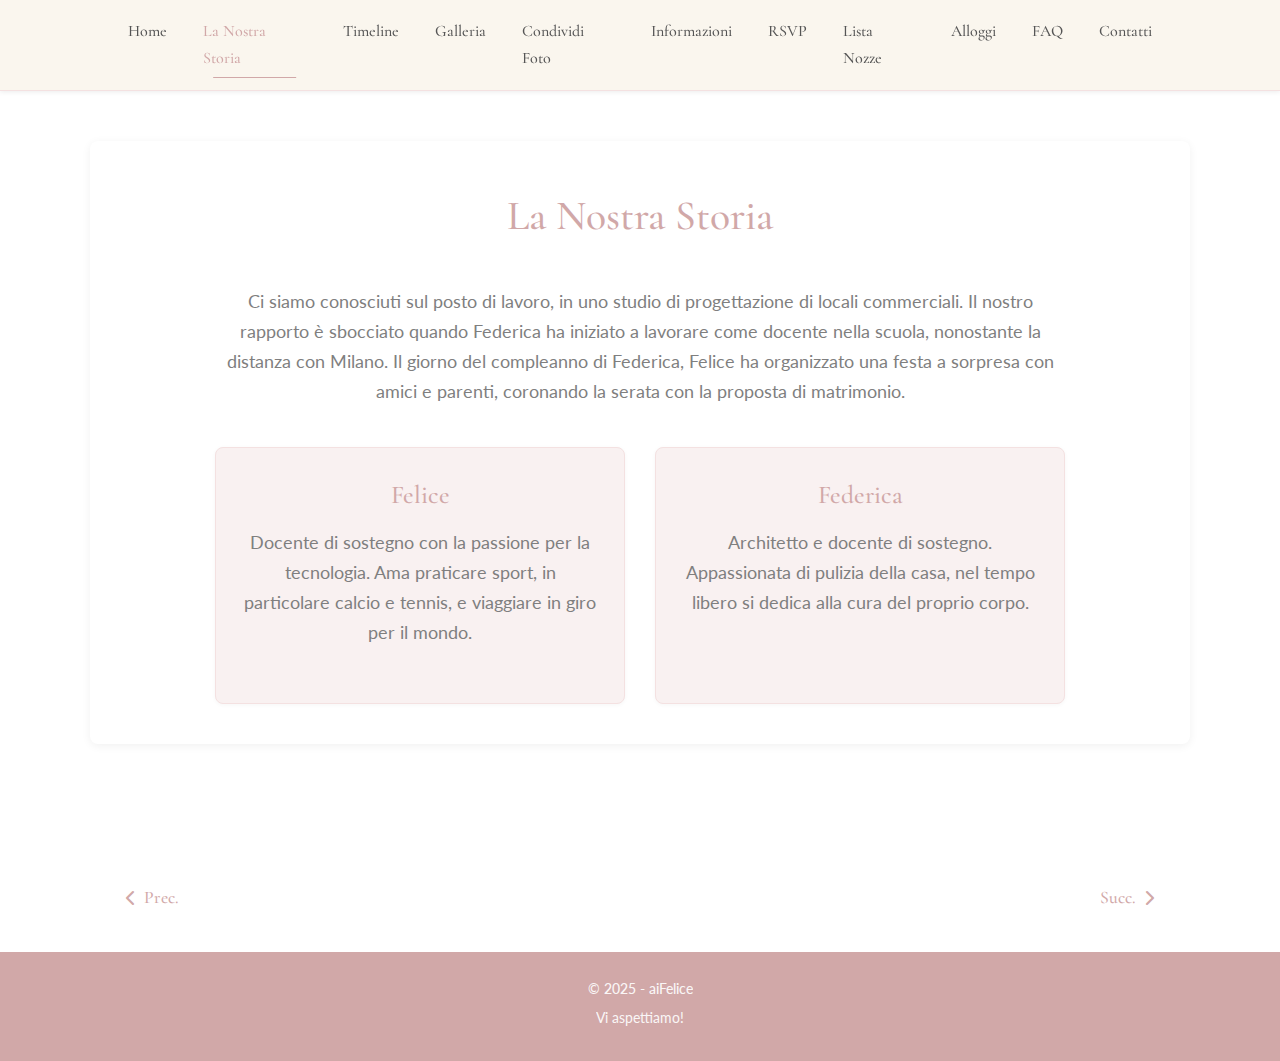
<file: storia.html>
<!DOCTYPE html>
<html lang="it">
<head>
    <meta charset="UTF-8">
    <meta name="viewport" content="width=device-width, initial-scale=1.0">
    <title>La Nostra Storia - Felice & Federica</title>
    <!-- Copia tutti i link head da index.html (Favicons, Fonts, CSS, Font Awesome) -->
    <link rel="apple-touch-icon" sizes="180x180" href="https://github.com/iFelice/wedding-website/blob/main/images/logosposigrey.png?raw=true">
    <link rel="icon" type="image/png" sizes="32x32" href="https://github.com/iFelice/wedding-website/blob/main/images/logosposigrey.png?raw=true">
    <link rel="icon" type="image/png" sizes="16x16" href="https://github.com/iFelice/wedding-website/blob/main/images/logosposigrey.png?raw=true">
    <link rel="shortcut icon" href="https://github.com/iFelice/wedding-website/blob/main/images/logosposigrey.png?raw=true">
    <link rel="preconnect" href="https://fonts.googleapis.com">
    <link rel="preconnect" href="https://fonts.gstatic.com" crossorigin>
    <link href="https://fonts.googleapis.com/css2?family=Cormorant+Garamond:ital,wght@0,300;0,400;0,500;0,600;0,700;1,400&family=Lato:wght@300;400;700&display=swap" rel="stylesheet">
    <link rel="stylesheet" href="style.css">
    <link rel="stylesheet" href="https://cdnjs.cloudflare.com/ajax/libs/font-awesome/6.0.0-beta3/css/all.min.css">
</head>

<body class="page-interna page-storia"> <!-- Aggiungi classe specifica pagina se serve -->

    <header id="header">
        <div class="container header-container">
             <!-- <a href="index.html" class="logo-link"><img src="images/logo_placeholder.png" alt="Logo F&F"></a> -->
            <div class="menu-toggle" aria-label="Apri menu" aria-expanded="false">
                 <i class="fas fa-bars"></i>
             </div>
            <nav>
                 <ul>
                     <!-- Metti la classe 'active' sul link della pagina corrente -->
                     <li><a href="index.html">Home</a></li>
                     <li><a href="storia.html" class="active">La Nostra Storia</a></li>
                     <li><a href="timeline.html">Timeline</a></li>
                     <li><a href="galleria.html">Galleria</a></li>
                     <li><a href="condividi.html">Condividi Foto</a></li>
                     <li><a href="informazioni.html">Informazioni</a></li>
                     <li><a href="rsvp.html">RSVP</a></li>
                     <li><a href="lista-nozze.html">Lista Nozze</a></li>
                     <li><a href="alloggi.html">Alloggi</a></li>
                     <li><a href="faq.html">FAQ</a></li>
                     <li><a href="contatti.html">Contatti</a></li>
                 </ul>
             </nav>
        </div>
    </header>

    <main class="content-section">
        <div class="container page-container">
            <!-- Decorazione opzionale -->
            <!-- <div class="floral-divider"><img src="images/floral_divider.png" alt=""></div> -->

            <h1 class="page-title">La Nostra Storia</h1>

            <!-- Contenuto specifico della sezione "Storia" dall'HTML originale -->
            <div class="storia-content">
                 <p>Ci siamo conosciuti sul posto di lavoro, in uno studio di progettazione di locali commerciali. Il nostro rapporto è sbocciato quando Federica ha iniziato a lavorare come docente nella scuola, nonostante la distanza con Milano. Il giorno del compleanno di Federica, Felice ha organizzato una festa a sorpresa con amici e parenti, coronando la serata con la proposta di matrimonio.</p>
                 <div class="storia-personale">
                    <div class="persona card-style"> <!-- Aggiunta classe card-style -->
                        <h3>Felice</h3>
                        <p>Docente di sostegno con la passione per la tecnologia. Ama praticare sport, in particolare calcio e tennis, e viaggiare in giro per il mondo.</p>
                    </div>
                    <div class="persona card-style"> <!-- Aggiunta classe card-style -->
                        <h3>Federica</h3>
                        <p>Architetto e docente di sostegno. Appassionata di pulizia della casa, nel tempo libero si dedica alla cura del proprio corpo.</p>
                    </div>
                </div>
            </div>
             <!-- Fine contenuto originale #storia -->

             <!-- Decorazione opzionale -->
            <!-- <div class="floral-divider bottom"><img src="images/floral_divider_small.png" alt=""></div> -->
        </div>
    </main>
<!-- In storia.html -->
<nav class="page-navigation" aria-label="Navigazione pagine">
    <div class="container nav-arrow-container">
        <a href="index.html" class="nav-arrow prev" aria-label="Pagina precedente"> <!-- Corretto: Solo nome file -->
            <i class="fas fa-chevron-left"></i>
            <span>Prec.</span>
        </a>
        <a href="timeline.html" class="nav-arrow next" aria-label="Pagina successiva"> <!-- Corretto: Solo nome file -->
            <span>Succ.</span>
            <i class="fas fa-chevron-right"></i>
        </a>
    </div>
</nav>
    <footer>
        <div class="container">
             <p>© 2025 - aiFelice</p>
             <p>Vi aspettiamo!</p>
        </div>
    </footer>

    <!-- Link a JavaScript -->
    <script src="script.js"></script>
</body>
</html>
</file>
<file: style.css>
/* --- START OF FILE style.css --- */

/* --- NUOVA PALETTE, FONTS E VARIABILI --- */
:root {
    --blush-pink-light: #F9F1F1; /* Rosa cipria chiarissimo per sfondi card */
    --blush-pink-medium: #F4E1E1; /* Rosa cipria per bordi/accenti */
    --dusty-rose: #D1A8A8;      /* Rosa antico/Malva per titoli, bottoni, accenti */
    --cream-beige: #FAF5ED;     /* Beige/Crema molto chiaro per sfondo body */
    --soft-grey: #7f7f7f;       /* Grigio testo principale morbido */
    --darker-grey: #555555;     /* Grigio scuro per testo importante/hover */
    --white: #ffffff;
    --floral-accent-green: #B8CDB4; /* Verde salvia per dettagli */
    --button-hover: #C39090;    /* Dusty rose più scuro per hover bottoni */

    --font-heading: 'Cormorant Garamond', serif;
    --font-body: 'Lato', sans-serif;

    --container-max-width: 1100px;
    --border-radius-small: 4px;
    --border-radius-medium: 8px;
    --box-shadow-light: 0 2px 10px rgba(0, 0, 0, 0.06);
    --box-shadow-subtle: 0 1px 5px rgba(0, 0, 0, 0.08);
}

/* --- RESET BASE & BODY --- */
* { margin: 0; padding: 0; box-sizing: border-box; }
html { scroll-behavior: smooth; }
body {
    font-family: var(--font-body);
    color: var(--soft-grey);
    background: url('https://github.com/iFelice/wedding-website/blob/main/images/aquarell.jpeg?raw=true') no-repeat center center fixed;
    background-size: cover;
    line-height: 1.7;
    font-size: 16px;
    display: flex;
    flex-direction: column;
    min-height: 100vh;
    overflow-x: hidden;
}
main {
    flex-grow: 1;
}
.container {
    width: 100%;
    max-width: var(--container-max-width);
    margin: 0 auto;
    padding: 0 20px;
}

/* --- HEADER & NAVIGATION --- */
#header {
    background-color: rgba(250, 245, 237, 0.95);
    padding: 12px 0;
    position: sticky;
    top: 0;
    z-index: 1000;
    box-shadow: var(--box-shadow-subtle);
    border-bottom: 1px solid var(--blush-pink-medium);
    transition: padding 0.3s ease;
}
.header-container {
    display: flex;
    justify-content: space-between;
    align-items: center;
}
nav ul {
    display: flex;
    list-style: none;
    margin: 0; padding: 0;
}
nav ul li {
    margin: 0 10px;
}
nav ul li a {
    text-decoration: none;
    color: var(--darker-grey);
    font-family: var(--font-heading);
    font-size: 1rem;
    font-weight: 500;
    padding: 6px 8px;
    transition: color 0.3s ease;
    position: relative;
    display: block;
}
nav ul li a::after {
    content: '';
    position: absolute;
    bottom: 0px;
    left: 50%;
    transform: translateX(-50%);
    width: 0;
    height: 1.5px;
    background-color: var(--dusty-rose);
    transition: width 0.3s ease;
}
nav ul li a:hover::after,
nav ul li a.active::after {
    width: 70%;
}
nav ul li a:hover,
nav ul li a.active {
    color: var(--dusty-rose);
}

/* --- MOBILE MENU --- */
.menu-toggle {
    display: none;
    font-size: 1.8rem;
    color: var(--darker-grey);
    cursor: pointer;
    padding: 5px;
    background: none; border: none;
}
.menu-toggle:hover { color: var(--dusty-rose); }

@media (max-width: 1024px) {
    .menu-toggle { display: block; }
    nav {
        display: none;
        position: absolute;
        top: 100%;
        left: 0;
        width: 100%;
        background-color: rgba(250, 245, 237, 0.98);
        box-shadow: var(--box-shadow-light);
        padding: 15px 0;
        border-top: 1px solid var(--blush-pink-medium);
        z-index: 999;
    }
    nav.active { display: block; }
    nav ul {
        flex-direction: column;
        align-items: center;
    }
    nav ul li {
        margin: 8px 0;
    }
    nav ul li a {
       font-size: 1.2rem;
       padding: 10px 20px;
    }
    nav ul li a::after { bottom: 5px; }
}

/* --- HERO SECTION (Home Page) --- */
.hero-section {
    min-height: calc(100vh - 60px);
    display: flex;
    justify-content: center;
    align-items: center;
    text-align: center;
    position: relative;
    /* overflow: hidden; */ /* COMMENTA O RIMUOVI questa riga se le decorazioni vengono tagliate */
    padding: 40px 20px;
}
.hero-content {
    position: relative;
    z-index: 2;
    background-color: rgba(255, 255, 255, 0.8);
    padding: 40px 30px;
    border-radius: var(--border-radius-medium);
    max-width: 650px;
    box-shadow: 0 4px 15px rgba(0,0,0,0.1);
}
h1.couple-names {
    font-family: var(--font-heading);
    font-size: 3.2rem;
    color: var(--darker-grey);
    font-weight: 600;
    margin-bottom: 0px;
    line-height: 1.2;
}
.ampersand {
    font-family: var(--font-heading);
    font-style: italic;
    font-weight: 400;
    font-size: 3rem;
    color: var(--dusty-rose);
    margin: 0 5px;
}
.wedding-date {
    font-family: var(--font-heading);
    font-size: 1.6rem;
    color: var(--soft-grey);
    margin-bottom: 25px;
    letter-spacing: 1px;
    font-weight: 400;
}
/* Countdown */
.countdown {
    display: flex;
    justify-content: center;
    gap: 20px;
    margin-top: 20px;
}
.countdown-item { text-align: center; }
.countdown-number {
    font-size: 2.5rem;
    font-weight: 400;
    color: var(--darker-grey);
    font-family: var(--font-heading);
    line-height: 1;
}
.countdown-label {
    font-size: 0.75rem;
    text-transform: uppercase;
    color: var(--soft-grey);
    letter-spacing: 1.5px;
    margin-top: 5px;
    font-family: var(--font-body);
}

/* ====== Decorazioni Floreali - RIPOSIZIONATE VICINO AL BOX ====== */
.floral-decoration {
    position: absolute;
    z-index: -1;
    pointer-events: none;
    width: clamp(100px, 20vw, 220px); /* Dimensione Desktop */
}
.floral-decoration img {
    width: 100%;
    height: auto;
    display: block;
    opacity: 0.95;
}
.floral-top-right {
    top: -40px;    /* Offset Desktop */
    right: -50px;
    transform: rotate(5deg);
}
.floral-bottom-left {
    bottom: -55px; /* Offset Desktop */
    left: -45px;
    transform: rotate(-8deg);
}
/* ====== Fine Modifiche Floreali ====== */


/* --- STILI PAGINE INTERNE --- */
/* [ ... Stili pagine interne come prima ... ] */
.content-section {
    padding: 50px 0;
}
.page-container {
     background-color: var(--white);
     padding: 40px;
     border-radius: var(--border-radius-medium);
     box-shadow: var(--box-shadow-light);
     margin-top: 0;
     margin-bottom: 30px;
     animation: slideInFromRight 0.5s ease-out forwards; /* O altra animazione */
}
.page-title {
    font-family: var(--font-heading);
    font-size: 2.6rem;
    color: var(--dusty-rose);
    text-align: center;
    margin-bottom: 35px;
    font-weight: 500;
}
.page-subtitle {
    text-align: center;
    font-size: 1.3rem;
    color: var(--soft-grey);
    margin-top: -25px;
    margin-bottom: 35px;
    font-family: var(--font-heading);
    font-style: italic;
    font-weight: 400;
}
.card-style {
    background-color: var(--blush-pink-light);
    padding: 25px;
    border-radius: var(--border-radius-medium);
    border: 1px solid var(--blush-pink-medium);
    box-shadow: 0 1px 4px rgba(0,0,0,0.04);
}
.card-style h3 {
    font-family: var(--font-heading);
    color: var(--darker-grey);
    margin-bottom: 12px;
    font-size: 1.5rem;
    font-weight: 500;
}


/* --- ELEMENTI SPECIFICI (Come prima) --- */
/* [ ... Incolla qui tutte le regole CSS specifiche per le varie pagine ... ] */
/* Storia */
.storia-content { max-width: 850px; margin: 0 auto; text-align: center; }
.storia-content p:first-of-type { margin-bottom: 30px; font-size: 1.1rem; }
.storia-personale { display: flex; gap: 30px; margin-top: 40px; justify-content: center; flex-wrap: wrap; }
.persona { flex: 1; min-width: 280px; text-align: center; }
.persona h3 { font-size: 1.6rem; color: var(--dusty-rose);}

/* Timeline */
.timeline { position: relative; max-width: 800px; margin: 40px auto; padding: 40px 0; }
.timeline::after { content: ''; position: absolute; width: 2px; background-color: var(--blush-pink-medium); top: 0; bottom: 0; left: 50%; margin-left: -1px; }
.timeline-item { padding: 10px 40px; position: relative; width: 50%; box-sizing: border-box; }
.timeline-item::after { content: ''; position: absolute; width: 18px; height: 18px; right: -9px; background-color: var(--white); border: 3px solid var(--dusty-rose); top: 15px; border-radius: 50%; z-index: 1; }
.timeline-item.left { left: 0; text-align: right; }
.timeline-item.right { left: 50%; text-align: left; }
.timeline-item.right::after { left: -9px; }
.timeline-content { padding: 20px; background-color: var(--white); border-radius: var(--border-radius-small); box-shadow: var(--box-shadow-light); border: 1px solid var(--blush-pink-medium); position: relative; }
.timeline-content h3 { margin-bottom: 8px; color: var(--dusty-rose); font-family: var(--font-heading); font-size: 1.3rem; font-weight: 600; }
.timeline-content p { font-size: 0.95rem; }

/* Galleria */
#galleria .page-container { background-color: transparent; box-shadow: none; padding: 0; }
.gallery-container { display: grid; grid-template-columns: repeat(auto-fill, minmax(220px, 1fr)); grid-gap: 15px; margin-top: 30px; }
.gallery-item { height: 220px; overflow: hidden; border-radius: var(--border-radius-small); position: relative; cursor: pointer; transition: transform .3s ease, box-shadow 0.3s ease; border: 1px solid var(--blush-pink-medium); background-color: var(--blush-pink-light); }
.gallery-item:hover { transform: scale(1.03); box-shadow: 0 4px 10px rgba(0,0,0,0.1); }
.gallery-item img { width: 100%; height: 100%; object-fit: cover; display: block; transition: transform .5s ease; }
.gallery-item:hover img { transform: scale(1.1); }

/* Condividi Foto */
.share-container { background-color: var(--white); border-radius: var(--border-radius-medium); padding: 30px 40px; box-shadow: var(--box-shadow-light); border: 1px solid var(--blush-pink-medium); max-width: 900px; margin: 30px auto; }
.share-info { display: flex; flex-wrap: wrap; justify-content: space-between; align-items: center; margin-bottom: 40px; gap: 30px; }
.app-info { flex: 1; min-width: 300px; }
.app-info h3 { color: var(--dusty-rose); font-size: 1.8rem; margin-bottom: 15px; font-family: var(--font-heading); }
.features-list { list-style: none; margin-top: 15px; padding-left: 0; }
.features-list li { margin-bottom: 8px; color: var(--soft-grey); font-size: 0.95rem;}
.features-list li i { color: var(--dusty-rose); margin-right: 10px; }
.qr-container { text-align: center; padding: 10px; }
.qr-container img { max-width: 160px; margin-bottom: 10px; border: 1px solid var(--blush-pink-medium); padding: 4px; border-radius: var(--border-radius-small); }
.qr-container p { color: var(--soft-grey); font-size: 0.9rem; }
.album-link { color: var(--dusty-rose); text-decoration: underline; font-weight: 500; transition: color .3s; }
.album-link:hover { color: var(--button-hover); }
.share-instructions { display: flex; justify-content: space-between; gap: 20px; margin-top: 20px; flex-wrap: wrap; }
.instruction-step { flex: 1; text-align: center; padding: 15px; position: relative; min-width: 150px; }
.step-number { width: 35px; height: 35px; background-color: var(--dusty-rose); color: var(--white); border-radius: 50%; display: flex; align-items: center; justify-content: center; margin: 0 auto 12px; font-size: 1.1rem; font-weight: bold; }
.instruction-step h4 { color: var(--darker-grey); margin-bottom: 5px; font-size: 1.1rem; font-family: var(--font-heading); font-weight: 500; }
.instruction-step p { font-size: 0.9rem; }
.additional-info { margin-top: 35px; padding-top: 25px; border-top: 1px solid var(--blush-pink-medium); }
.additional-info h4 { color: var(--darker-grey); text-align: center; margin-bottom: 20px; font-size: 1.4rem; font-family: var(--font-heading); font-weight: 500;}
.usage-options { display: flex; justify-content: space-around; gap: 25px; flex-wrap: wrap; }
.option { flex: 1; min-width: 250px; padding: 20px; background-color: var(--blush-pink-light); border-radius: var(--border-radius-small); border: 1px solid var(--blush-pink-medium); }
.option h5 { color: var(--darker-grey); margin-bottom: 12px; font-size: 1.1rem; font-family: var(--font-heading); }
.option h5 i { margin-right: 8px; color: var(--dusty-rose); }
.option ol { color: var(--soft-grey); padding-left: 20px; font-size: 0.9rem; }
.option ol li { margin-bottom: 6px; }

/* Informazioni */
.info-grid { display: grid; grid-template-columns: repeat(auto-fit, minmax(300px, 1fr)); gap: 30px; margin-top: 30px; }
.info-card { text-align: center; }
.info-card h3 { font-size: 1.8rem; }
.info-card p { margin-bottom: 10px; font-size: 1rem;}
.map { height: 250px; margin-top: 20px; border: 1px solid var(--blush-pink-medium); border-radius: var(--border-radius-small); overflow: hidden;}

/* RSVP Form */
.rsvp-form { max-width: 700px; margin: 30px auto; background-color: var(--white); padding: 35px 40px; border-radius: var(--border-radius-medium); box-shadow: var(--box-shadow-light); border: 1px solid var(--blush-pink-medium); }
.form-group { margin-bottom: 25px; }
.form-group label { display: block; margin-bottom: 8px; color: var(--darker-grey); font-weight: 500; font-size: 1rem; font-family: var(--font-heading);}
.form-group small.form-text { font-size: 0.85rem; color: var(--soft-grey); display: block; margin-top: -5px; margin-bottom: 5px;}
.form-group input[type="text"], .form-group input[type="email"], .form-group input[type="tel"], .form-group select, .form-group textarea { width: 100%; padding: 12px 15px; border: 1px solid var(--blush-pink-medium); border-radius: var(--border-radius-small); font-size: 1rem; color: var(--darker-grey); font-family: var(--font-body); background-color: var(--white); transition: border-color 0.3s ease, box-shadow 0.3s ease; }
.form-group input:focus, .form-group select:focus, .form-group textarea:focus { outline: none; border-color: var(--dusty-rose); box-shadow: 0 0 0 2px rgba(209, 168, 168, 0.2); }
.form-group textarea { height: 100px; resize: vertical; }
.radio-group { display: flex; gap: 25px; margin-top: 10px; flex-wrap: wrap;}
.radio-group label { color: var(--soft-grey); font-size: 1rem; font-weight: 400; display: inline-flex; align-items: center; cursor: pointer; font-family: var(--font-body);}
.radio-group input[type="radio"] { margin-right: 8px; transform: scale(1.1); accent-color: var(--dusty-rose); cursor: pointer; }
.btn, button[type="submit"] { display: inline-block; padding: 12px 25px; font-size: 1.1rem; background-color: var(--dusty-rose); color: var(--white); border: none; border-radius: var(--border-radius-small); cursor: pointer; transition: background-color .3s ease, transform 0.2s ease; text-decoration: none; font-family: var(--font-heading); font-weight: 500; }
.btn:hover, button[type="submit"]:hover { background-color: var(--button-hover); transform: translateY(-2px); }
button[type="submit"].submit-btn { width: 100%; margin-top: 15px; font-size: 1.2rem;}

/* Loader per form submit */
#loading-overlay { position: fixed; top: 0; left: 0; width: 100%; height: 100%; background: rgba(255,255,255,0.85); display: flex; flex-direction: column; justify-content: center; align-items: center; z-index: 1100; text-align: center;}
.spinner { width: 45px; height: 45px; border: 4px solid var(--blush-pink-medium); border-top: 4px solid var(--dusty-rose); border-radius: 50%; animation: spin 1s linear infinite; margin-bottom: 15px; }
#loading-overlay p { font-family: var(--font-heading); color: var(--darker-grey); font-size: 1.1rem; }
@keyframes spin { 0% { transform: rotate(0deg); } 100% { transform: rotate(360deg); } }

/* Lista Nozze */
#lista-nozze .page-container { background-color: transparent; box-shadow: none; padding: 0;}
.gift-intro { text-align: center; max-width: 750px; margin: 0 auto 40px; font-size: 1.1rem; line-height: 1.7; color: var(--soft-grey); }
.gift-option { background-color: var(--white); border: 1px solid var(--blush-pink-medium); border-radius: var(--border-radius-medium); overflow: hidden; box-shadow: var(--box-shadow-light); max-width: 900px; margin: 0 auto; }
.gift-option-img { width: 100%; height: 350px; overflow: hidden; }
.gift-option-img img { width: 100%; height: 100%; object-fit: cover; display: block;}
.gift-option-info { padding: 30px 40px; text-align: center; }
.gift-option-info h3 { color: var(--dusty-rose); font-size: 2rem; margin-bottom: 15px; font-family: var(--font-heading); font-weight: 500;}
.gift-option-info p { color: var(--soft-grey); font-size: 1.05rem; line-height: 1.7; margin-bottom: 25px; }
.gift-details { background-color: var(--blush-pink-light); padding: 25px; border-radius: var(--border-radius-small); margin-top: 25px; border-top: 1px solid var(--blush-pink-medium); }
.bank-details { text-align: left; max-width: 450px; margin: 15px auto 0; padding: 20px; background-color: var(--white); border-radius: var(--border-radius-small); border: 1px solid var(--blush-pink-medium); }
.bank-details p { margin-bottom: 8px; font-size: 1rem; color: var(--darker-grey); }
.bank-details p strong { font-weight: 600; }
.gift-details > p:first-of-type { font-weight: 500; color: var(--darker-grey); }
.gift-details > p:last-of-type { margin-top: 15px; font-size: 0.9em; font-style: italic; }

/* Alloggi */
.accommodation-intro { text-align: center; max-width: 750px; margin: 0 auto 40px; font-size: 1.1rem; }
.booking-options { display: grid; grid-template-columns: repeat(auto-fit, minmax(280px, 1fr)); gap: 30px; margin: 40px 0; }
.booking-card { text-align: center; }
.booking-card i { font-size: 2.5rem; color: var(--dusty-rose); margin-bottom: 15px; }
.booking-card h4 { color: var(--darker-grey); margin-bottom: 10px; font-size: 1.4rem; font-family: var(--font-heading); font-weight: 500;}
.booking-card p { margin-bottom: 20px; color: var(--soft-grey); font-size: 0.95rem; }
.booking-card .btn { padding: 10px 20px; font-size: 1rem;}
.accommodation-tips { background-color: var(--blush-pink-light); padding: 30px; border-radius: var(--border-radius-medium); margin-top: 40px; text-align: center; border: 1px solid var(--blush-pink-medium); }
.accommodation-tips h4 { color: var(--darker-grey); margin-bottom: 20px; font-size: 1.3rem; font-family: var(--font-heading); font-weight: 500; }
.accommodation-tips ul { list-style: none; max-width: 600px; margin: 0 auto; display: inline-block; text-align: left; padding-left: 0; }
.accommodation-tips li { color: var(--soft-grey); margin-bottom: 12px; font-size: 1rem; padding-left: 25px; position: relative;}
.accommodation-tips li::before { content: "•"; color: var(--dusty-rose); position: absolute; left: 5px; top: 1px; font-size: 1.3rem; line-height: 1; }

/* FAQ */
.faq-container { max-width: 800px; margin: 30px auto; }
.faq-item { margin-bottom: 15px; border-bottom: 1px solid var(--blush-pink-medium); padding-bottom: 15px; }
.faq-item:last-child { border-bottom: none; margin-bottom: 0; padding-bottom: 0; }
.faq-question { font-weight: 500; font-size: 1.2rem; color: var(--darker-grey); margin-bottom: 0; padding: 10px 0; cursor: pointer; display: flex; justify-content: space-between; align-items: center; font-family: var(--font-heading); transition: color 0.3s ease; }
.faq-question:hover { color: var(--dusty-rose); }
.faq-question::after { content: '+'; font-size: 1.6rem; color: var(--dusty-rose); transition: transform 0.3s ease; font-weight: 300; }
.faq-question.active::after { content: '−'; transform: rotate(180deg); }
.faq-answer { display: none; padding: 15px 0 5px 10px; color: var(--soft-grey); font-size: 0.95rem; line-height: 1.7; }
.faq-answer.show { display: block; }

/* Contatti */
#contatti .page-container { padding-bottom: 50px;}
.contact-card { max-width: 600px; margin: 30px auto; text-align: center;}
.contact-card p { margin-bottom: 15px; font-size: 1.1rem; color: var(--darker-grey); }
.contact-card p:first-of-type { margin-top: 10px;}
.social-icons { margin: 25px 0 15px; }
.social-icons a { display: inline-block; margin: 0 12px; color: var(--dusty-rose); font-size: 1.8rem; transition: color .3s ease, transform 0.3s ease; }
.social-icons a:hover { color: var(--button-hover); transform: translateY(-3px); }
.contact-card p strong { color: var(--dusty-rose); font-weight: 600; }


/* --- FOOTER --- */
footer {
    background-color: var(--dusty-rose);
    color: var(--white);
    text-align: center;
    padding: 25px 0;
    margin-top: auto;
}
footer p {
    margin-bottom: 5px;
    font-size: 0.9rem;
    opacity: 0.9;
}
footer p:first-of-type { font-weight: 500; }

/* --- UTILITIES E MODAL --- */
.back-to-top { position: fixed; bottom: 25px; right: 25px; background-color: var(--dusty-rose); color: var(--white); width: 45px; height: 45px; border-radius: 50%; display: flex; justify-content: center; align-items: center; text-decoration: none; opacity: 0; visibility: hidden; transition: opacity .3s, visibility .3s, transform 0.3s; z-index: 999; border: 2px solid var(--white); box-shadow: 0 2px 5px rgba(0,0,0,0.15); transform: translateY(10px);}
.back-to-top.show { opacity: 1; visibility: visible; transform: translateY(0); }
.back-to-top:hover { background-color: var(--button-hover); }

.modal { display: none; position: fixed; z-index: 1100; left: 0; top: 0; width: 100%; height: 100%; background-color: rgba(40, 40, 40, 0.95); justify-content: center; align-items: center; }
.modal-content { max-width: 90%; max-height: 85vh; object-fit: contain; margin: auto; display: block; }
.modal-close { position: fixed; right: 20px; top: 15px; color: rgba(255,255,255,0.8); font-size: 45px; font-weight: 300; cursor: pointer; z-index: 1101; transition: color 0.3s; line-height: 1;}
.modal-close:hover { color: var(--white); }
.modal-nav { position: fixed; top: 50%; transform: translateY(-50%); color: rgba(255,255,255,0.7); font-size: 40px; cursor: pointer; z-index: 1101; padding: 15px; transition: color .3s, background-color 0.3s; border-radius: 50%;}
.modal-nav:hover { color: var(--white); background-color: rgba(255,255,255,0.1); }
.modal-prev { left: 15px; }
.modal-next { right: 15px; }

/* --- RESPONSIVE ADJUSTMENTS --- */
@media (max-width: 768px) {
    h1.couple-names { font-size: 2.5rem; }
    .ampersand { font-size: 2.3rem; }
    .wedding-date { font-size: 1.3rem; }
    .countdown-number { font-size: 2rem; }
    .countdown-label { font-size: 0.7rem; }
    .hero-content { padding: 30px 20px; max-width: 90%; }

    /* ====== Decorazioni Floreali Responsive (Tablet/Mobile) ====== */
    .floral-decoration {
        width: clamp(90px, 22vw, 180px);
    }
    .floral-top-right {
        top: -35px;
        right: -40px;
    }
    .floral-bottom-left {
        bottom: -45px;
        left: -35px;
    }
    /* ====== Fine ====== */

    .page-title { font-size: 2.1rem; }
    .page-subtitle { font-size: 1.1rem; }
    .page-container { padding: 30px 20px; }

    .storia-personale { flex-direction: column; gap: 20px; }
    .timeline::after { left: 20px; }
    .timeline-item { width: 100%; padding-left: 50px; padding-right: 15px; text-align: left !important; margin-bottom: 20px;}
    .timeline-item::after { left: 11px; }
    .timeline-item.right { left: 0; }
    .timeline-item.right::after { left: 11px; }

    .gallery-container { grid-template-columns: repeat(auto-fill, minmax(130px, 1fr)); gap: 10px; }
    .gallery-item { height: 130px; }

    .share-info { flex-direction: column; text-align: center; }
    .app-info { text-align: center; }
    .features-list { display: inline-block; text-align: left; }
    .share-instructions { flex-direction: column; gap: 15px;}
    .usage-options { flex-direction: column; gap: 15px;}
    .share-container { padding: 20px 25px;}

    .info-grid { grid-template-columns: 1fr; }
    .rsvp-form { padding: 25px 20px; }
    .radio-group { gap: 15px; }

    .gift-option-img { height: 250px; }
    .gift-option-info { padding: 25px 20px; }
    .bank-details { padding: 15px; }

    .booking-options { grid-template-columns: 1fr; }

    .modal-nav { font-size: 30px; padding: 10px; }
    .modal-prev { left: 5px; } .modal-next { right: 5px; }
}

/* === MODIFICHE PIÙ IMPORTANTI QUI === */
@media (max-width: 480px) {
    h1.couple-names { font-size: 2rem; }
    .ampersand { font-size: 1.8rem; }
    .wedding-date { font-size: 1.1rem; }
    .countdown { gap: 15px; }
    .countdown-number { font-size: 1.6rem; }

    /* ====== Decorazioni Floreali Responsive (Mobile Piccolo) - MODIFICATE ANCORA ====== */
     .floral-decoration {
         /* Aumentiamo ancora la dimensione minima e vw. Regola se troppo grande! */
         width: clamp(95px, 28vw, 160px); /* Era: clamp(75px, 20vw, 130px) */
     }
      .floral-top-right {
        /* Aumentiamo ancora l'offset negativo. Regola se si sovrappone troppo! */
        top: -40px;    /* Era: -25px */
        right: -50px;   /* Era: -30px */
      }
      .floral-bottom-left {
        /* Aumentiamo ancora l'offset negativo. Regola se si sovrappone troppo! */
          bottom: -50px; /* Era: -35px */
          left: -40px;   /* Era: -25px */
      }
     /* ====== Fine Modifiche Floreali Responsive ====== */

    .page-title { font-size: 1.8rem; }
    .page-subtitle { font-size: 1rem; }

    nav ul li a { font-size: 1.1rem; }

    .gallery-container { grid-template-columns: repeat(2, 1fr); }
    .gallery-item { height: 150px; }

    .btn, button[type="submit"] { padding: 10px 20px; font-size: 1rem; }
    button[type="submit"].submit-btn { font-size: 1.1rem; }
}
/* --- PAGE TRANSITION (On-Load Animation) --- */
@keyframes slideInFromRight { 0% { transform: translateX(50px); opacity: 0; } 100% { transform: translateX(0); opacity: 1; } }
@keyframes slideInFromLeft { 0% { transform: translateX(-50px); opacity: 0; } 100% { transform: translateX(0); opacity: 1; } }

/* Applica l'animazione al contenitore principale della pagina */
.page-container {
     /* animation: slideInFromRight 0.5s ease-out forwards; */
}

/* --- PAGE NAVIGATION ARROWS --- */
.page-navigation { margin-top: 40px; margin-bottom: 20px; padding: 10px 0; }
.nav-arrow-container { display: flex; justify-content: space-between; align-items: center; }
.nav-arrow { display: inline-flex; align-items: center; gap: 8px; text-decoration: none; color: var(--dusty-rose); font-family: var(--font-heading); font-size: 1.1rem; font-weight: 500; padding: 8px 15px; border: 1px solid transparent; border-radius: var(--border-radius-medium); transition: color 0.3s ease, background-color 0.3s ease, border-color 0.3s ease; }
.nav-arrow:hover { color: var(--button-hover); background-color: rgba(209, 168, 168, 0.1); }
.nav-arrow i { font-size: 1rem; }
.nav-arrow[href="#"], .nav-arrow:not([href]) { visibility: hidden; opacity: 0; pointer-events: none; }

@media (max-width: 768px) {
    .page-navigation { margin-top: 30px; }
    .nav-arrow span { display: none; }
    .nav-arrow { padding: 10px 12px; font-size: 1.3rem; }
    .nav-arrow i { font-size: 1.2rem; }
}

/* --- END OF FILE style.css --- */
</file>
